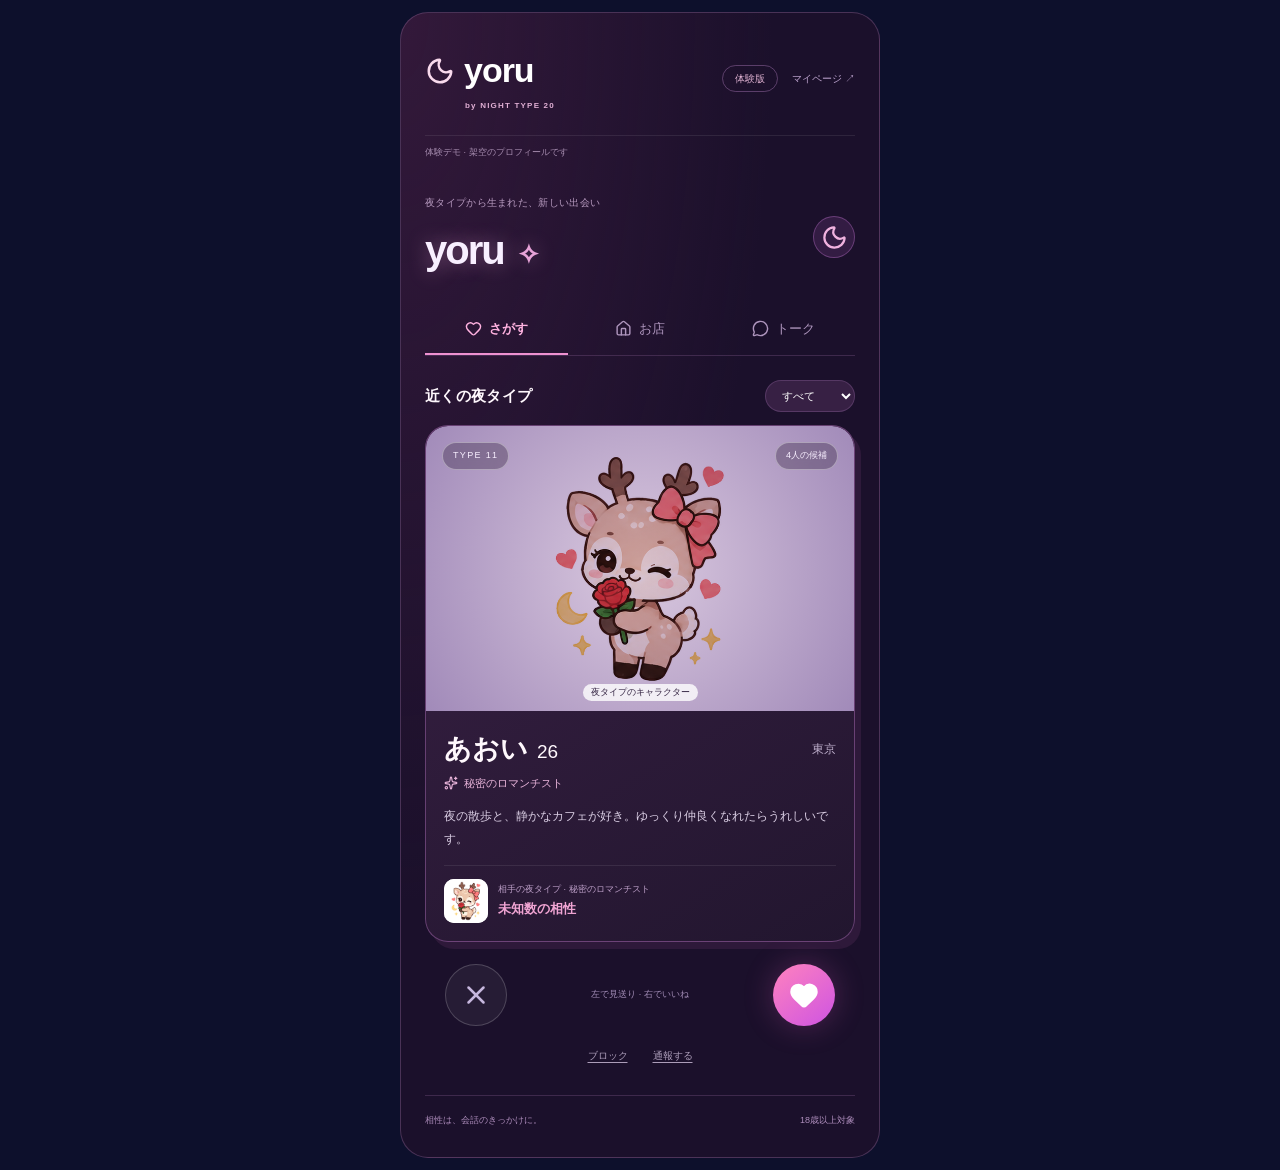
<file: index.html>
<!doctype html>
<html lang="ja">
  <head>
    <meta charset="UTF-8" />
    <meta name="viewport" content="width=device-width, initial-scale=1, viewport-fit=cover" />
    <meta name="robots" content="noindex,nofollow" />
    <meta name="description" content="yoruの操作体験デモ。架空のプロフィールで、さがす・お店・トークを試せます。" />
    <title>yoru 体験デモ</title>
    <link rel="icon" type="image/svg+xml" href="/yoru-demo/icons/yoru-moon.svg?v=20261023" />
    <link rel="icon" href="/yoru-demo/favicon.ico?v=20261023" sizes="16x16 32x32 48x48" />
    <link rel="apple-touch-icon" href="/yoru-demo/icons/yoru-moon-180.png?v=20261023" sizes="180x180" />
    <link rel="manifest" href="/yoru-demo/yoru.webmanifest" />
    <script type="module" crossorigin src="./assets/index-BdtyNXhQ.js"></script>
    <link rel="stylesheet" crossorigin href="./assets/index-BWd2ACoK.css">
  </head>
  <body>
    <div id="root"></div>
  </body>
</html>
</file>
<file: assets/index-BWd2ACoK.css>
.matching-app{--match-pink:#ff65ba;--match-purple:#a88aff;max-width:480px;min-height:100dvh;padding:20px 22px calc(105px + env(safe-area-inset-bottom));color:#f7f1ff;background:radial-gradient(at 80% 10%,#57224a45,#0000 50%),#110e20;margin:auto;font-family:Zen Kaku Gothic New,sans-serif;position:relative}.matching-app button,.matching-app a,.matching-app input,.matching-app textarea,.matching-app select{-webkit-tap-highlight-color:transparent}.matching-app button{cursor:pointer}.matching-app button:disabled{opacity:.45;cursor:wait}.matching-app button:focus-visible,.matching-app a:focus-visible,.matching-app input:focus-visible,.matching-app select:focus-visible,.matching-app textarea:focus-visible{outline-offset:4px;outline:2px solid #8cebdd}.match-header{justify-content:space-between;align-items:center;gap:12px;padding:8px 0 18px;display:flex}.match-brand{letter-spacing:.06em;color:#faf5ff;align-items:center;gap:5px;padding-bottom:12px;font-size:14px;font-weight:900;text-decoration:none;display:flex;position:relative}.match-brand svg,.match-brand strong{color:var(--match-pink)}.match-brand span{letter-spacing:.18em;color:#bcaecf;font-size:8px;position:absolute;bottom:-1px;left:29px}.match-pill{color:#c3b6d5;border:1px solid #ffffff20;border-radius:20px;align-items:center;gap:4px;padding:6px 8px;font-size:9px;display:flex}.match-demo{color:#c4b5d4;border-top:1px solid #ffffff15;border-bottom:1px solid #ffffff15;justify-content:space-between;gap:8px;padding:10px 0;font-size:10px;display:flex}.match-demo button{color:#ffc0e2;text-decoration:underline}.match-notice{color:#ffe2af;white-space:pre-wrap;font-size:12px}.match-notice:not(:empty){padding:14px 0}.matching-app h1{letter-spacing:.02em;margin:9px 0;font-size:30px;font-weight:800;line-height:1.55}.matching-app h1 em{color:#0000;background:linear-gradient(100deg,#ffc5e5,#c4acff);-webkit-background-clip:text;background-clip:text;font-style:normal}.match-eyebrow{letter-spacing:.2em;color:#d49ebf;margin-top:24px;font-size:9px;font-weight:700}.match-muted{color:#b6a9c6;font-size:12px;line-height:1.8}.match-card{-webkit-user-select:none;user-select:none;background:#21182e;border:1px solid #ffffff24;border-radius:25px;margin-top:24px;overflow:hidden;box-shadow:0 18px 50px #0005}.match-card-art{background:radial-gradient(circle at 50% 60%,#d9c4ed,#9e86bc 65%,#685379);justify-content:center;align-items:center;height:260px;display:flex;position:relative}.match-card-art img{object-fit:contain;mix-blend-mode:multiply;width:230px;height:230px}.match-card-label,.match-card-count{z-index:1;-webkit-backdrop-filter:blur(8px);backdrop-filter:blur(8px);background:#20102b50;border:1px solid #ffffff60;border-radius:20px;padding:6px 10px;font-size:9px;position:absolute;top:16px}.match-card-label{letter-spacing:.15em;left:16px}.match-card-count{right:16px}.match-art-caption{color:#342442;background:#fffc;border-radius:10px;padding:2px 8px;font-size:9px;position:absolute;bottom:10px}.match-person{justify-content:space-between;align-items:center;display:flex}.match-person h2{font-size:25px;font-weight:800}.match-person h2 span{margin-left:9px;font-size:19px;font-weight:400}.match-person>span{color:#bdaecb;font-size:12px}.match-type{color:#e4b1ff;align-items:center;gap:6px;margin-top:5px;font-size:11px;display:flex}.match-bio{color:#d9cde3;white-space:pre-wrap;overflow-wrap:anywhere;margin-top:14px;font-size:12px;line-height:1.9}.match-chemistry{color:#ff8fcb;border-top:1px solid #ffffff15;align-items:center;gap:10px;margin-top:17px;padding-top:14px;display:flex}.match-chemistry div{flex-direction:column;gap:3px;display:flex}.match-chemistry span{color:#b4a0c3;font-size:9px}.match-chemistry strong{font-size:13px}.match-decisions{justify-content:space-between;align-items:center;margin:19px 26px 0;display:flex}.match-decisions>span{color:#a38db7;font-size:9px}.match-pass,.match-like{border-radius:50%;place-items:center;width:62px;height:62px;display:grid}.match-pass{color:#c6b7de;background:#261c35;border:1px solid #ffffff30}.match-like{color:#fff;background:linear-gradient(140deg,#ff82be,#ce54e2);box-shadow:0 0 30px #e15ebd44}.match-swipe-label{color:#fff;background:#5a215c99;border:3px solid;padding:5px 14px;font-size:32px;font-weight:900;position:absolute;top:65px;transform:rotate(-14deg)}.match-safety-actions{color:#ac9db9;justify-content:center;gap:25px;margin-top:18px;font-size:10px;display:flex}.match-safety-actions button{text-underline-offset:3px;text-decoration:underline}.match-nav{width:min(100%,480px);padding:13px 20px calc(12px + env(safe-area-inset-bottom));z-index:20;-webkit-backdrop-filter:blur(20px);backdrop-filter:blur(20px);background:#171020ef;border-top:1px solid #ffffff15;justify-content:space-around;display:flex;position:fixed;bottom:0;left:50%;transform:translate(-50%)}.match-nav button{color:#927f9f;flex-direction:column;align-items:center;gap:5px;min-width:75px;font-size:10px;display:flex}.match-nav button[aria-current]{color:#ff8bc9}.match-empty{text-align:center;flex-direction:column;align-items:center;gap:14px;padding:48px 10px;display:flex}.match-empty svg{color:#c787e8}.match-empty h2{font-size:17px}.match-empty p{color:#b6a9c6;font-size:12px}.match-primary{color:#fff;background:linear-gradient(110deg,#e65ba7,#9c62d8);border-radius:14px;justify-content:center;align-items:center;min-height:46px;padding:13px 20px;font-size:13px;font-weight:700;display:inline-flex}.matching-app form{flex-direction:column;gap:19px;margin-top:26px;display:flex}.matching-app label{color:#d7c8e3;flex-direction:column;gap:8px;font-size:12px;display:flex}.matching-app input,.matching-app textarea,.matching-app select{color:#fff;--lightningcss-light: ;--lightningcss-dark:initial;color-scheme:dark;background:#241b32;border:1px solid #ffffff25;border-radius:12px;width:100%;min-width:0;padding:12px;font-size:16px}.matching-app textarea{resize:vertical}.matching-app .match-checkbox{flex-direction:row;align-items:center;gap:10px}.match-checkbox input{accent-color:#e65ba7;width:18px;height:18px}.match-text-link{color:#f5a7d4;font-size:12px}.match-back{color:#ceb4e2;justify-content:center;align-items:center;gap:7px;min-height:34px;margin:20px auto;font-size:12px;display:flex}.match-danger{color:#ff9eac;margin:20px auto;font-size:12px;text-decoration:underline;display:block}.match-conversation{text-align:left;border-bottom:1px solid #ffffff16;align-items:center;gap:14px;width:100%;padding:16px 0;display:flex}.match-conversation img{object-fit:contain;background:#dbc6e8;border-radius:20px;width:65px;height:65px}.match-conversation div{flex-direction:column;flex:1;gap:6px;display:flex}.match-conversation strong{font-size:16px}.match-conversation small{color:#ab93bc;font-size:13px}.match-conversation span{color:#c195d6;font-size:10px}.match-conversation svg{color:#e890c3}.match-safety{color:#b9a8cc;background:#ffffff08;border-radius:12px;align-items:center;gap:8px;margin-top:20px;padding:12px;font-size:10px;display:flex}.match-thread{flex-direction:column;align-items:flex-start;gap:12px;min-height:200px;max-height:48dvh;padding:20px 0;display:flex;overflow-y:auto}.match-bubble{overflow-wrap:anywhere;white-space:pre-wrap;background:#332341;border-radius:15px 15px 15px 3px;max-width:85%;padding:10px 14px;font-size:13px}.match-bubble.own{background:#743562;border-radius:15px 15px 3px;align-self:flex-end}.match-bubble time{text-align:right;color:#d6bfdc;margin-top:4px;font-size:9px;display:block}.matching-app .match-compose{flex-direction:row;gap:10px}.match-compose input{flex:1}.match-modal{-webkit-backdrop-filter:blur(15px);backdrop-filter:blur(15px);z-index:40;background:#100a1bef;place-items:center;padding:25px;display:grid;position:fixed;inset:0}.match-modal>div{text-align:center;flex-direction:column;align-items:center;gap:16px;max-width:350px;display:flex}.match-modal svg{color:#ff9ed4}.match-modal h2{font-size:27px;font-weight:800;line-height:1.6}.match-modal img{object-fit:contain;background:#d8c1e9;border-radius:50%;width:150px;height:150px}.match-modal p{font-size:13px}.match-modal .match-primary{width:100%}.match-modal .match-back{margin:0}@media (width>=700px){.matching-app{border-left:1px solid #ffffff15;border-right:1px solid #ffffff15}.match-card-art{height:280px}}@media (prefers-reduced-motion:reduce){.matching-app *{scroll-behavior:auto;transition:none;animation:none}}.matching-app{padding-top:calc(16px + env(safe-area-inset-top))}@media (height<=850px){.match-discover h1{font-size:24px;line-height:1.4}.match-discover .match-eyebrow,.match-card{margin-top:16px}.match-card-art{height:170px}.match-card-art img{width:160px;height:160px}.match-card-copy{padding:13px 17px}.match-bio{margin-top:8px;font-size:11px;line-height:1.7}.match-chemistry{margin-top:10px;padding-top:10px}.match-decisions,.match-safety-actions{margin-top:12px}}.matching-app{max-width:480px;padding:24px 24px calc(30px + env(safe-area-inset-bottom));color:#f8efff;background:radial-gradient(at 0 0,#51244d70,#0000 55%),#1b102b;border:1px solid #78548280;border-radius:28px;margin:12px auto}.matching-app h1,.matching-app h2,.matching-app h3{text-shadow:none}.match-header{gap:8px;padding-bottom:24px}.match-brand{letter-spacing:-.03em;gap:9px;padding-bottom:15px;font-size:34px}.match-brand strong{color:#fff}.match-brand span{color:#e0afd4;letter-spacing:.15em;font-size:9px;left:40px}.match-brand svg{color:#f9daed}.yoru-header-actions{align-items:center;gap:14px;display:flex}.yoru-header-actions>button{color:#bda3ce;white-space:nowrap;font-size:10px}.match-pill{color:#dcafcf;border-color:#9a6ca880;padding:5px 12px;font-size:10px}.match-demo{color:#a68caf;border-bottom:0;font-size:9px}.match-demo button{color:#dcb5d5}.yoru-hero{justify-content:space-between;align-items:center;padding:25px 0 6px;display:flex}.yoru-hero>div>p:first-child{color:#b79abf;letter-spacing:.03em;font-size:10px}.yoru-wordmark{letter-spacing:-.05em;text-shadow:0 0 20px #e9a1d56b;margin-top:10px;font-size:40px;font-weight:800}.yoru-wordmark span{color:#e7a3d8;margin-left:4px;font-size:27px}.yoru-moon{color:#f0b2df;background:#6b367b50;border:1px solid #a263b080;border-radius:50%;place-items:center;width:42px;height:42px;display:grid}.match-nav{-webkit-backdrop-filter:none;backdrop-filter:none;z-index:auto;background:0 0;border:0;border-bottom:1px solid #78548260;justify-content:space-between;width:100%;margin:18px 0 24px;padding:0;display:flex;position:static;transform:none}.match-nav button{color:#ae95bd;border-bottom:2px solid #0000;flex-direction:row;flex:1;justify-content:center;gap:7px;padding:15px 0;font-size:13px}.match-nav button[aria-current]{color:#ffb2e0;border-bottom-color:#ee91d1;font-weight:700}.match-nav button span{font-size:13px}.yoru-discover-heading{justify-content:space-between;align-items:center;gap:12px;margin-bottom:13px;display:flex}.yoru-discover-heading h1{margin:0;font-size:15px;line-height:1.5}.matching-app .yoru-city-filter select{background:#372044;border-color:#8b609860;border-radius:24px;min-width:90px;padding:8px 12px;font-size:11px}.match-card{background:linear-gradient(150deg,#392044,#22162f);border:1px solid #8d5898a0;border-radius:23px;margin-top:0;box-shadow:6px 7px #78407235}.match-card-art{background:radial-gradient(circle,#dac9df,#a18ab9);border-radius:22px 22px 0 0;height:285px}.match-card-art img{width:260px;height:260px}.match-card-copy{padding:18px}.match-person h2{font-size:27px}.match-type{color:#e6b2d8}.match-chemistry{gap:10px;margin-top:14px;padding:13px 0 0}.match-chemistry>img{object-fit:contain;background:#fff;border-radius:10px;width:44px;height:44px}.match-chemistry span{color:#bea0c9}.match-chemistry strong{color:#f0a4d3}.match-decisions{margin:22px 20px}.match-pass,.match-like{width:62px;height:62px}.matching-app .match-primary{background:linear-gradient(110deg,#8e22c0,#d72f9d,#ed5ba3);border:1px solid #f5ade5a0;border-radius:30px;gap:10px;min-height:48px;box-shadow:0 0 20px #df58ba35}.yoru-outline-button{color:#e6c4e5;background:#512c65a0;border:1px solid #aa6eb380;border-radius:28px;justify-content:center;align-items:center;width:100%;margin:18px 0;padding:14px;font-size:12px;display:flex}.yoru-venue h1,.match-list h1{margin:24px 0 15px;font-size:23px;line-height:1.5}.yoru-venue>.match-muted{font-size:13px;line-height:1.9}.yoru-venue-card{text-align:center;background:radial-gradient(at 40% 30%,#63377550,#0000),#2b1a3c;border:1px solid #9663a180;border-radius:28px;flex-direction:column;align-items:center;gap:18px;margin-top:24px;padding:28px 20px;display:flex}.yoru-venue-card .match-eyebrow{color:#e49ccf;letter-spacing:.18em;margin:0;font-size:10px}.yoru-venue-card>svg{color:#f0b7df;margin:4px 0}.yoru-venue-card h2{letter-spacing:.02em;font-size:26px;font-weight:700}.yoru-venue-card .match-primary{width:100%;font-size:12px}.yoru-steps{color:#ac94b7;flex-direction:column;gap:16px;margin:24px 0;padding:0;font-size:12px;list-style:none;display:flex}.yoru-steps b{color:#caa9d3;margin-right:12px;font-weight:400}.yoru-status{color:#d0b8da;background:#51415c;border:1px solid #a486af50;border-radius:28px;padding:9px 14px;font-size:12px;display:inline-flex}.yoru-status.active{color:#a5ded1;background:#154f48ad;border-color:#52a89570}.yoru-venue-card .yoru-countdown{letter-spacing:.05em;color:#efa4d6;font-variant-numeric:tabular-nums;font-size:44px;line-height:1.1}.yoru-venue-card>p:last-child{font-size:13px}.yoru-participants-title{margin:30px 0 5px;font-size:14px;font-weight:700}.yoru-participants-title span{color:#b8a0c4}.yoru-management{border:1px solid #78548260;border-radius:16px;padding:12px}.yoru-modal-backdrop{-webkit-backdrop-filter:blur(12px);backdrop-filter:blur(12px);z-index:100;background:#130a21c9;justify-content:center;align-items:center;padding:18px;display:flex;position:fixed;inset:0}.yoru-dialog{color:#fbf3ff;text-align:center;background:#281537;border:1px solid #a875b8;border-radius:30px;flex-direction:column;align-items:center;gap:22px;width:100%;max-width:440px;max-height:calc(100dvh - 36px);padding:35px 25px;display:flex;position:relative;overflow:auto;box-shadow:0 0 45px #4f285f40}.yoru-dialog h2{font-size:24px;font-weight:700;line-height:1.7}.yoru-dialog>svg{color:#e5a2d6}.yoru-dialog>.match-eyebrow{letter-spacing:.2em;margin:7px 0;font-size:10px}.yoru-dialog-close{color:#b694c6;position:absolute;top:15px;right:15px}.yoru-dialog .match-primary{width:100%;font-size:12px}.yoru-dialog .match-checkbox{text-align:left;gap:12px;font-size:11px;line-height:1.9}.yoru-document{text-align:left;color:#e3b1d6;background:#43265075;border:1px solid #875d9770;border-radius:20px;align-items:center;gap:15px;width:100%;padding:18px;display:flex}.yoru-document>span{flex:1;font-size:14px;font-weight:700}.yoru-document small{color:#b497be;margin-top:5px;font-size:11px;font-weight:400;display:block}.yoru-warning{color:#f0c6a9;background:#a8602630;border-radius:12px;padding:13px;font-size:12px;line-height:1.9}.yoru-chat-pass{color:#e1b4d6;border:1px solid #976ca160;border-radius:15px;padding:15px;font-size:12px;line-height:1.9}.yoru-chat-pass button{margin-bottom:0}.yoru-footer{color:#ad8cbb;border-top:1px solid #78548260;justify-content:space-between;gap:8px;margin-top:32px;padding-top:18px;font-size:9px;display:flex}.match-brand{flex-shrink:0;min-width:125px}.match-brand span{white-space:nowrap;font-size:8px}@media (width<=370px){.matching-app{border-radius:22px;margin:6px;padding-left:16px;padding-right:16px}.match-brand{font-size:30px}.yoru-header-actions{gap:6px}.match-card-art{height:240px}.match-card-art img{width:220px;height:220px}}@layer properties{@supports (((-webkit-hyphens:none)) and (not (margin-trim:inline))) or ((-moz-orient:inline) and (not (color:rgb(from red r g b)))){*,:before,:after,::backdrop{--tw-translate-x:0;--tw-translate-y:0;--tw-translate-z:0;--tw-rotate-x:initial;--tw-rotate-y:initial;--tw-rotate-z:initial;--tw-skew-x:initial;--tw-skew-y:initial;--tw-space-y-reverse:0;--tw-space-x-reverse:0;--tw-border-style:solid;--tw-gradient-position:initial;--tw-gradient-from:#0000;--tw-gradient-via:#0000;--tw-gradient-to:#0000;--tw-gradient-stops:initial;--tw-gradient-via-stops:initial;--tw-gradient-from-position:0%;--tw-gradient-via-position:50%;--tw-gradient-to-position:100%;--tw-leading:initial;--tw-font-weight:initial;--tw-tracking:initial;--tw-ordinal:initial;--tw-slashed-zero:initial;--tw-numeric-figure:initial;--tw-numeric-spacing:initial;--tw-numeric-fraction:initial;--tw-shadow:0 0 #0000;--tw-shadow-color:initial;--tw-shadow-alpha:100%;--tw-inset-shadow:0 0 #0000;--tw-inset-shadow-color:initial;--tw-inset-shadow-alpha:100%;--tw-ring-color:initial;--tw-ring-shadow:0 0 #0000;--tw-inset-ring-color:initial;--tw-inset-ring-shadow:0 0 #0000;--tw-ring-inset:initial;--tw-ring-offset-width:0px;--tw-ring-offset-color:#fff;--tw-ring-offset-shadow:0 0 #0000;--tw-outline-style:solid;--tw-blur:initial;--tw-brightness:initial;--tw-contrast:initial;--tw-grayscale:initial;--tw-hue-rotate:initial;--tw-invert:initial;--tw-opacity:initial;--tw-saturate:initial;--tw-sepia:initial;--tw-drop-shadow:initial;--tw-drop-shadow-color:initial;--tw-drop-shadow-alpha:100%;--tw-drop-shadow-size:initial;--tw-backdrop-blur:initial;--tw-backdrop-brightness:initial;--tw-backdrop-contrast:initial;--tw-backdrop-grayscale:initial;--tw-backdrop-hue-rotate:initial;--tw-backdrop-invert:initial;--tw-backdrop-opacity:initial;--tw-backdrop-saturate:initial;--tw-backdrop-sepia:initial;--tw-duration:initial;--tw-ease:initial;--tw-content:"";--tw-scale-x:1;--tw-scale-y:1;--tw-scale-z:1;--tw-animation-delay:0s;--tw-animation-direction:normal;--tw-animation-duration:initial;--tw-animation-fill-mode:none;--tw-animation-iteration-count:1;--tw-enter-blur:0;--tw-enter-opacity:1;--tw-enter-rotate:0;--tw-enter-scale:1;--tw-enter-translate-x:0;--tw-enter-translate-y:0;--tw-exit-blur:0;--tw-exit-opacity:1;--tw-exit-rotate:0;--tw-exit-scale:1;--tw-exit-translate-x:0;--tw-exit-translate-y:0}}}@layer theme{:root,:host{--font-sans:-apple-system, BlinkMacSystemFont, "Segoe UI", Roboto, "Helvetica Neue", "Noto Sans", Arial, sans-serif, "Apple Color Emoji", "Segoe UI Emoji", "Segoe UI Symbol", "Noto Color Emoji";--font-mono:ui-monospace, SFMono-Regular, Menlo, Monaco, Consolas, "Liberation Mono", "Courier New", monospace;--color-purple-300:oklch(82.7% .119 306.383);--color-purple-500:oklch(62.7% .265 303.9);--color-fuchsia-200:oklch(90.3% .076 319.62);--color-fuchsia-300:oklch(83.3% .145 321.434);--color-fuchsia-500:oklch(66.7% .295 322.15);--color-pink-300:oklch(82.3% .12 346.018);--color-black:#000;--color-white:#fff;--spacing:.25rem;--container-sm:24rem;--container-md:28rem;--container-lg:32rem;--container-7xl:80rem;--text-xs:.75rem;--text-xs--line-height:calc(1 / .75);--text-sm:.875rem;--text-sm--line-height:calc(1.25 / .875);--text-base:1rem;--text-base--line-height:calc(1.5 / 1);--text-lg:1.125rem;--text-lg--line-height:calc(1.75 / 1.125);--text-xl:1.25rem;--text-xl--line-height:calc(1.75 / 1.25);--text-2xl:1.5rem;--text-2xl--line-height:calc(2 / 1.5);--text-3xl:1.875rem;--text-3xl--line-height:calc(2.25 / 1.875);--text-4xl:2.25rem;--text-4xl--line-height:calc(2.5 / 2.25);--text-5xl:3rem;--text-5xl--line-height:1;--text-7xl:4.5rem;--text-7xl--line-height:1;--font-weight-normal:400;--font-weight-medium:500;--font-weight-semibold:600;--font-weight-bold:700;--font-weight-black:900;--tracking-tight:-.025em;--tracking-wide:.025em;--tracking-wider:.05em;--tracking-widest:.1em;--leading-tight:1.25;--leading-relaxed:1.625;--leading-loose:2;--radius-2xl:calc(var(--radius) + 8px);--ease-in-out:cubic-bezier(.4, 0, .2, 1);--animate-pulse:pulse 2s cubic-bezier(.4, 0, .6, 1) infinite;--blur-xl:24px;--blur-3xl:64px;--aspect-video:16 / 9;--default-transition-duration:.15s;--default-transition-timing-function:cubic-bezier(.4, 0, .2, 1);--default-font-family:var(--font-sans);--default-mono-font-family:var(--font-mono);--color-background:var(--background);--color-foreground:var(--foreground);--color-card:var(--card);--color-muted-foreground:var(--muted-foreground);--color-border:var(--border);--color-night:var(--night);--font-display:"Zen Maru Gothic", "Hiragino Maru Gothic ProN", sans-serif;--font-body:"Zen Kaku Gothic New", "Hiragino Kaku Gothic ProN", sans-serif}}@layer base{*,:after,:before,::backdrop{box-sizing:border-box;border:0 solid;margin:0;padding:0}::file-selector-button{box-sizing:border-box;border:0 solid;margin:0;padding:0}html,:host{-webkit-text-size-adjust:100%;tab-size:4;line-height:1.5;font-family:var(--default-font-family,-apple-system, BlinkMacSystemFont, "Segoe UI", Roboto, "Helvetica Neue", "Noto Sans", Arial, sans-serif, "Apple Color Emoji", "Segoe UI Emoji", "Segoe UI Symbol", "Noto Color Emoji");font-feature-settings:var(--default-font-feature-settings,normal);font-variation-settings:var(--default-font-variation-settings,normal);-webkit-tap-highlight-color:transparent}hr{height:0;color:inherit;border-top-width:1px}abbr:where([title]){-webkit-text-decoration:underline dotted;text-decoration:underline dotted}h1,h2,h3,h4,h5,h6{font-size:inherit;font-weight:inherit}a{color:inherit;-webkit-text-decoration:inherit;-webkit-text-decoration:inherit;-webkit-text-decoration:inherit;-webkit-text-decoration:inherit;text-decoration:inherit}b,strong{font-weight:bolder}code,kbd,samp,pre{font-family:var(--default-mono-font-family,ui-monospace, SFMono-Regular, Menlo, Monaco, Consolas, "Liberation Mono", "Courier New", monospace);font-feature-settings:var(--default-mono-font-feature-settings,normal);font-variation-settings:var(--default-mono-font-variation-settings,normal);font-size:1em}small{font-size:80%}sub,sup{vertical-align:baseline;font-size:75%;line-height:0;position:relative}sub{bottom:-.25em}sup{top:-.5em}table{text-indent:0;border-color:inherit;border-collapse:collapse}:-moz-focusring:where(:not(iframe)){outline:auto}progress{vertical-align:baseline}summary{display:list-item}ol,ul,menu{list-style:none}img,svg,video,canvas,audio,iframe,embed,object{vertical-align:middle;display:block}img,video{max-width:100%;height:auto}button,input,select,optgroup,textarea{font:inherit;font-feature-settings:inherit;font-variation-settings:inherit;letter-spacing:inherit;color:inherit;opacity:1;background-color:#0000;border-radius:0}::file-selector-button{font:inherit;font-feature-settings:inherit;font-variation-settings:inherit;letter-spacing:inherit;color:inherit;opacity:1;background-color:#0000;border-radius:0}:where(select:is([multiple],[size])) optgroup{font-weight:bolder}:where(select:is([multiple],[size])) optgroup option{padding-inline-start:20px}::file-selector-button{margin-inline-end:4px}::placeholder{opacity:1}@supports (not ((-webkit-appearance:-apple-pay-button))) or (contain-intrinsic-size:1px){::placeholder{color:currentColor}@supports (color:color-mix(in lab, red, red)){::placeholder{color:color-mix(in oklab, currentcolor 50%, transparent)}}}textarea{resize:vertical}::-webkit-search-decoration{-webkit-appearance:none}::-webkit-date-and-time-value{min-height:1lh;text-align:inherit}::-webkit-datetime-edit{display:inline-flex}::-webkit-datetime-edit-fields-wrapper{padding:0}::-webkit-datetime-edit{padding-block:0}::-webkit-datetime-edit-year-field{padding-block:0}::-webkit-datetime-edit-month-field{padding-block:0}::-webkit-datetime-edit-day-field{padding-block:0}::-webkit-datetime-edit-hour-field{padding-block:0}::-webkit-datetime-edit-minute-field{padding-block:0}::-webkit-datetime-edit-second-field{padding-block:0}::-webkit-datetime-edit-millisecond-field{padding-block:0}::-webkit-datetime-edit-meridiem-field{padding-block:0}::-webkit-calendar-picker-indicator{line-height:1}:-moz-ui-invalid{box-shadow:none}button,input:where([type=button],[type=reset],[type=submit]){appearance:button}::file-selector-button{appearance:button}::-webkit-inner-spin-button{height:auto}::-webkit-outer-spin-button{height:auto}[hidden]:where(:not([hidden=until-found])){display:none!important}*{border-color:var(--color-border)}html{-webkit-text-size-adjust:100%}body{background-color:var(--color-background);color:var(--color-foreground);font-family:var(--font-body);background-image:radial-gradient(80% 50% at 50% -10%,oklch(93% .03 285/.7),#0000),radial-gradient(60% 40% at 90% 110%,oklch(93% .03 195/.5),#0000);background-attachment:fixed;min-height:100dvh}}@layer components;@layer utilities{.neon-title-glow{z-index:-1;pointer-events:none;filter:blur(8px);background:radial-gradient(50% 45% at 50% 45%,oklch(62% .26 350/.45),#0000 70%),radial-gradient(70% 60%,oklch(50% .2 310/.3),#0000 75%);width:340px;height:230px;position:absolute;top:0;left:50%;transform:translate(-50%)}.neon-heart{filter:drop-shadow(0 0 2px oklch(95% .08 350/.95))drop-shadow(0 0 6px oklch(70% .27 350/.95))drop-shadow(0 0 16px oklch(62% .27 340/.7));pointer-events:none;animation:4.5s ease-in-out infinite heart-pulse;position:absolute}.pointer-events-none{pointer-events:none}.invisible{visibility:hidden}.sr-only{clip-path:inset(50%);white-space:nowrap;border-width:0;width:1px;height:1px;margin:-1px;padding:0;position:absolute;overflow:hidden}.absolute{position:absolute}.fixed{position:fixed}.relative{position:relative}.sticky{position:sticky}.inset-0{inset:0}.inset-2{inset:calc(var(--spacing) * 2)}.inset-x-0{inset-inline:0}.inset-y-0{inset-block:0}.-top-12{top:calc(var(--spacing) * -12)}.top-0{top:0}.top-1\.5{top:calc(var(--spacing) * 1.5)}.top-1\/2{top:50%}.top-2{top:calc(var(--spacing) * 2)}.top-3{top:calc(var(--spacing) * 3)}.top-3\.5{top:calc(var(--spacing) * 3.5)}.top-4{top:calc(var(--spacing) * 4)}.top-\[1px\]{top:1px}.top-\[12px\]{top:12px}.top-\[50\%\]{top:50%}.top-\[58px\]{top:58px}.top-\[60\%\]{top:60%}.top-\[78px\]{top:78px}.top-\[108px\]{top:108px}.top-\[150px\]{top:150px}.top-full{top:100%}.-right-12{right:calc(var(--spacing) * -12)}.right-0{right:0}.right-1{right:var(--spacing)}.right-2{right:calc(var(--spacing) * 2)}.right-3{right:calc(var(--spacing) * 3)}.right-4{right:calc(var(--spacing) * 4)}.right-\[4\%\]{right:4%}.right-\[10\%\]{right:10%}.-bottom-12{bottom:calc(var(--spacing) * -12)}.bottom-0{bottom:0}.bottom-3{bottom:calc(var(--spacing) * 3)}.bottom-8{bottom:calc(var(--spacing) * 8)}.-left-12{left:calc(var(--spacing) * -12)}.left-0{left:0}.left-1\/2{left:50%}.left-2{left:calc(var(--spacing) * 2)}.left-\[3\%\]{left:3%}.left-\[6\%\]{left:6%}.left-\[50\%\]{left:50%}.isolate{isolation:isolate}.z-10{z-index:10}.z-20{z-index:20}.z-50{z-index:50}.z-\[1\]{z-index:1}.col-span-2{grid-column:span 2/span 2}.-mx-1{margin-inline:calc(var(--spacing) * -1)}.mx-2{margin-inline:calc(var(--spacing) * 2)}.mx-3\.5{margin-inline:calc(var(--spacing) * 3.5)}.mx-auto{margin-inline:auto}.my-0\.5{margin-block:calc(var(--spacing) * .5)}.my-1{margin-block:var(--spacing)}.my-2{margin-block:calc(var(--spacing) * 2)}.my-4{margin-block:calc(var(--spacing) * 4)}.my-6{margin-block:calc(var(--spacing) * 6)}.my-8{margin-block:calc(var(--spacing) * 8)}.-mt-4{margin-top:calc(var(--spacing) * -4)}.mt-0\.5{margin-top:calc(var(--spacing) * .5)}.mt-1{margin-top:var(--spacing)}.mt-1\.5{margin-top:calc(var(--spacing) * 1.5)}.mt-2{margin-top:calc(var(--spacing) * 2)}.mt-3{margin-top:calc(var(--spacing) * 3)}.mt-4{margin-top:calc(var(--spacing) * 4)}.mt-5{margin-top:calc(var(--spacing) * 5)}.mt-6{margin-top:calc(var(--spacing) * 6)}.mt-7{margin-top:calc(var(--spacing) * 7)}.mt-8{margin-top:calc(var(--spacing) * 8)}.mt-10{margin-top:calc(var(--spacing) * 10)}.mt-12{margin-top:calc(var(--spacing) * 12)}.mt-24{margin-top:calc(var(--spacing) * 24)}.mt-auto{margin-top:auto}.mr-1{margin-right:var(--spacing)}.mr-2{margin-right:calc(var(--spacing) * 2)}.mb-1{margin-bottom:var(--spacing)}.mb-2{margin-bottom:calc(var(--spacing) * 2)}.mb-3{margin-bottom:calc(var(--spacing) * 3)}.mb-4{margin-bottom:calc(var(--spacing) * 4)}.mb-5{margin-bottom:calc(var(--spacing) * 5)}.mb-6{margin-bottom:calc(var(--spacing) * 6)}.moon-mark{background:var(--color-night);width:.85em;height:.85em;box-shadow:inset .28em 0 0 var(--color-background);vertical-align:-.04em;border-radius:9999px;margin-left:.25em;display:inline-block}.-ml-4{margin-left:calc(var(--spacing) * -4)}.ml-1{margin-left:var(--spacing)}.ml-auto{margin-left:auto}.btn-neon-night{color:oklch(99.5% .005 350);text-shadow:0 0 8px oklch(100% 0 0/.55);background:linear-gradient(120deg,oklch(50% .22 300),oklch(62% .26 340) 55%,oklch(70% .25 355));border:1.5px solid oklch(92% .1 350/.85);border-radius:9999px;justify-content:center;align-items:center;gap:.5rem;padding:1rem 2rem;font-weight:700;transition:transform .15s;display:inline-flex;box-shadow:0 0 6px oklch(85% .18 350/.9),0 0 18px oklch(68% .27 350/.85),0 0 40px oklch(62% .27 340/.6),0 0 70px oklch(55% .22 315/.4),inset 0 0 14px oklch(100% 0 0/.3)}.btn-neon-night:active{transform:scale(.97)}.btn-primary-night{background:linear-gradient(135deg, var(--primary), oklch(45% .1 290));color:var(--primary-foreground);border-radius:9999px;justify-content:center;align-items:center;gap:.5rem;padding:1rem 2rem;font-weight:700;transition:transform .15s,box-shadow .15s;display:inline-flex;box-shadow:0 10px 25px -8px oklch(38% .09 275/.45)}.btn-primary-night:active{transform:scale(.97)}.btn-ghost-night{border:1.5px solid var(--color-border);background:var(--color-card);color:var(--color-muted-foreground);border-radius:9999px;justify-content:center;align-items:center;gap:.5rem;padding:.75rem 1.5rem;font-weight:600;transition:transform .15s;display:inline-flex}.btn-ghost-night:active{transform:scale(.97)}.block{display:block}.contents{display:contents}.flex{display:flex}.grid{display:grid}.hidden{display:none}.inline-block{display:inline-block}.inline-flex{display:inline-flex}.table{display:table}.aspect-square{aspect-ratio:1}.aspect-video{aspect-ratio:var(--aspect-video)}.size-\(--cell-size\){width:var(--cell-size);height:var(--cell-size)}.size-4{width:calc(var(--spacing) * 4);height:calc(var(--spacing) * 4)}.h-\(--cell-size\){height:var(--cell-size)}.h-1\.5{height:calc(var(--spacing) * 1.5)}.h-2{height:calc(var(--spacing) * 2)}.h-2\.5{height:calc(var(--spacing) * 2.5)}.h-3{height:calc(var(--spacing) * 3)}.h-3\.5{height:calc(var(--spacing) * 3.5)}.h-4{height:calc(var(--spacing) * 4)}.h-5{height:calc(var(--spacing) * 5)}.h-7{height:calc(var(--spacing) * 7)}.h-8{height:calc(var(--spacing) * 8)}.h-9{height:calc(var(--spacing) * 9)}.h-10{height:calc(var(--spacing) * 10)}.h-12{height:calc(var(--spacing) * 12)}.h-14{height:calc(var(--spacing) * 14)}.h-16{height:calc(var(--spacing) * 16)}.h-20{height:calc(var(--spacing) * 20)}.h-24{height:calc(var(--spacing) * 24)}.h-36{height:calc(var(--spacing) * 36)}.h-40{height:calc(var(--spacing) * 40)}.h-\[1px\]{height:1px}.h-\[var\(--radix-navigation-menu-viewport-height\)\]{height:var(--radix-navigation-menu-viewport-height)}.h-\[var\(--radix-select-trigger-height\)\]{height:var(--radix-select-trigger-height)}.h-auto{height:auto}.h-full{height:100%}.h-px{height:1px}.h-svh{height:100svh}.max-h-\(--radix-context-menu-content-available-height\){max-height:var(--radix-context-menu-content-available-height)}.max-h-\(--radix-select-content-available-height\){max-height:var(--radix-select-content-available-height)}.max-h-\[300px\]{max-height:300px}.max-h-\[calc\(100dvh-1rem\)\]{max-height:calc(100dvh - 1rem)}.max-h-\[var\(--radix-dropdown-menu-content-available-height\)\]{max-height:var(--radix-dropdown-menu-content-available-height)}.min-h-0{min-height:0}.min-h-11{min-height:calc(var(--spacing) * 11)}.min-h-28{min-height:calc(var(--spacing) * 28)}.min-h-\[5rem\]{min-height:5rem}.min-h-\[60px\]{min-height:60px}.min-h-\[260px\]{min-height:260px}.min-h-dvh{min-height:100dvh}.min-h-screen{min-height:100vh}.min-h-svh{min-height:100svh}.w-\(--cell-size\){width:var(--cell-size)}.w-\(--sidebar-width\){width:var(--sidebar-width)}.w-0{width:0}.w-1{width:var(--spacing)}.w-2{width:calc(var(--spacing) * 2)}.w-2\.5{width:calc(var(--spacing) * 2.5)}.w-2\/3{width:66.6667%}.w-3{width:calc(var(--spacing) * 3)}.w-3\.5{width:calc(var(--spacing) * 3.5)}.w-3\/4{width:75%}.w-4{width:calc(var(--spacing) * 4)}.w-5{width:calc(var(--spacing) * 5)}.w-7{width:calc(var(--spacing) * 7)}.w-8{width:calc(var(--spacing) * 8)}.w-9{width:calc(var(--spacing) * 9)}.w-10{width:calc(var(--spacing) * 10)}.w-12{width:calc(var(--spacing) * 12)}.w-14{width:calc(var(--spacing) * 14)}.w-16{width:calc(var(--spacing) * 16)}.w-20{width:calc(var(--spacing) * 20)}.w-24{width:calc(var(--spacing) * 24)}.w-36{width:calc(var(--spacing) * 36)}.w-40{width:calc(var(--spacing) * 40)}.w-60{width:calc(var(--spacing) * 60)}.w-64{width:calc(var(--spacing) * 64)}.w-72{width:calc(var(--spacing) * 72)}.w-\[1px\]{width:1px}.w-\[100px\]{width:100px}.w-\[320px\]{width:320px}.w-auto{width:auto}.w-fit{width:fit-content}.w-full{width:100%}.w-max{width:max-content}.w-px{width:1px}.max-w-\(--skeleton-width\){max-width:var(--skeleton-width)}.max-w-7xl{max-width:var(--container-7xl)}.max-w-\[340px\]{max-width:340px}.max-w-lg{max-width:var(--container-lg)}.max-w-max{max-width:max-content}.max-w-md{max-width:var(--container-md)}.min-w-\(--cell-size\){min-width:var(--cell-size)}.min-w-0{min-width:0}.min-w-5{min-width:calc(var(--spacing) * 5)}.min-w-8{min-width:calc(var(--spacing) * 8)}.min-w-9{min-width:calc(var(--spacing) * 9)}.min-w-10{min-width:calc(var(--spacing) * 10)}.min-w-\[8rem\]{min-width:8rem}.min-w-\[12rem\]{min-width:12rem}.min-w-\[var\(--radix-select-trigger-width\)\]{min-width:var(--radix-select-trigger-width)}.flex-1{flex:1}.shrink-0{flex-shrink:0}.grow{flex-grow:1}.grow-0{flex-grow:0}.basis-full{flex-basis:100%}.caption-bottom{caption-side:bottom}.border-collapse{border-collapse:collapse}.origin-\(--radix-context-menu-content-transform-origin\){transform-origin:var(--radix-context-menu-content-transform-origin)}.origin-\(--radix-dropdown-menu-content-transform-origin\){transform-origin:var(--radix-dropdown-menu-content-transform-origin)}.origin-\(--radix-hover-card-content-transform-origin\){transform-origin:var(--radix-hover-card-content-transform-origin)}.origin-\(--radix-menubar-content-transform-origin\){transform-origin:var(--radix-menubar-content-transform-origin)}.origin-\(--radix-popover-content-transform-origin\){transform-origin:var(--radix-popover-content-transform-origin)}.origin-\(--radix-select-content-transform-origin\){transform-origin:var(--radix-select-content-transform-origin)}.origin-\(--radix-tooltip-content-transform-origin\){transform-origin:var(--radix-tooltip-content-transform-origin)}.-translate-x-1\/2{--tw-translate-x:calc(calc(1 / 2 * 100%) * -1);translate:var(--tw-translate-x) var(--tw-translate-y)}.-translate-x-px{--tw-translate-x:-1px;translate:var(--tw-translate-x) var(--tw-translate-y)}.translate-x-\[-50\%\]{--tw-translate-x:-50%;translate:var(--tw-translate-x) var(--tw-translate-y)}.translate-x-px{--tw-translate-x:1px;translate:var(--tw-translate-x) var(--tw-translate-y)}.-translate-y-1\/2{--tw-translate-y:calc(calc(1 / 2 * 100%) * -1);translate:var(--tw-translate-x) var(--tw-translate-y)}.translate-y-\[-50\%\]{--tw-translate-y:-50%;translate:var(--tw-translate-x) var(--tw-translate-y)}.rotate-45{rotate:45deg}.rotate-90{rotate:90deg}.transform{transform:var(--tw-rotate-x,) var(--tw-rotate-y,) var(--tw-rotate-z,) var(--tw-skew-x,) var(--tw-skew-y,)}.animate-caret-blink{animation:1.25s ease-out infinite caret-blink}.animate-in{animation:enter var(--tw-animation-duration,var(--tw-duration,.15s))var(--tw-ease,ease)var(--tw-animation-delay,0s)var(--tw-animation-iteration-count,1)var(--tw-animation-direction,normal)var(--tw-animation-fill-mode,none)}.animate-pulse{animation:var(--animate-pulse)}.deep-intro{animation:.7s both deep-intro}.fade-up{animation:.45s both fade-up}.cursor-default{cursor:default}.cursor-pointer{cursor:pointer}.touch-none{touch-action:none}.scroll-mt-36{scroll-margin-top:calc(var(--spacing) * 36)}.list-disc{list-style-type:disc}.list-none{list-style-type:none}.grid-cols-1{grid-template-columns:repeat(1,minmax(0,1fr))}.grid-cols-2{grid-template-columns:repeat(2,minmax(0,1fr))}.grid-cols-3{grid-template-columns:repeat(3,minmax(0,1fr))}.grid-cols-4{grid-template-columns:repeat(4,minmax(0,1fr))}.grid-cols-\[1\.5rem_1fr_auto\]{grid-template-columns:1.5rem 1fr auto}.grid-cols-\[1fr_auto_1fr\]{grid-template-columns:1fr auto 1fr}.grid-cols-\[1fr_auto_1fr_auto_1fr\]{grid-template-columns:1fr auto 1fr auto 1fr}.grid-cols-\[2\.7rem_1fr\]{grid-template-columns:2.7rem 1fr}.grid-cols-\[2rem_1fr_auto\]{grid-template-columns:2rem 1fr auto}.flex-col{flex-direction:column}.flex-col-reverse{flex-direction:column-reverse}.flex-row{flex-direction:row}.flex-wrap{flex-wrap:wrap}.place-content-center{place-content:center}.items-baseline{align-items:baseline}.items-center{align-items:center}.items-end{align-items:flex-end}.items-start{align-items:flex-start}.items-stretch{align-items:stretch}.justify-between{justify-content:space-between}.justify-center{justify-content:center}.gap-1{gap:var(--spacing)}.gap-1\.5{gap:calc(var(--spacing) * 1.5)}.gap-2{gap:calc(var(--spacing) * 2)}.gap-2\.5{gap:calc(var(--spacing) * 2.5)}.gap-3{gap:calc(var(--spacing) * 3)}.gap-4{gap:calc(var(--spacing) * 4)}:where(.space-y-1>:not(:last-child)){--tw-space-y-reverse:0;margin-block-start:calc(var(--spacing) * var(--tw-space-y-reverse));margin-block-end:calc(var(--spacing) * calc(1 - var(--tw-space-y-reverse)))}:where(.space-y-1\.5>:not(:last-child)){--tw-space-y-reverse:0;margin-block-start:calc(calc(var(--spacing) * 1.5) * var(--tw-space-y-reverse));margin-block-end:calc(calc(var(--spacing) * 1.5) * calc(1 - var(--tw-space-y-reverse)))}:where(.space-y-2>:not(:last-child)){--tw-space-y-reverse:0;margin-block-start:calc(calc(var(--spacing) * 2) * var(--tw-space-y-reverse));margin-block-end:calc(calc(var(--spacing) * 2) * calc(1 - var(--tw-space-y-reverse)))}:where(.space-y-2\.5>:not(:last-child)){--tw-space-y-reverse:0;margin-block-start:calc(calc(var(--spacing) * 2.5) * var(--tw-space-y-reverse));margin-block-end:calc(calc(var(--spacing) * 2.5) * calc(1 - var(--tw-space-y-reverse)))}:where(.space-y-3>:not(:last-child)){--tw-space-y-reverse:0;margin-block-start:calc(calc(var(--spacing) * 3) * var(--tw-space-y-reverse));margin-block-end:calc(calc(var(--spacing) * 3) * calc(1 - var(--tw-space-y-reverse)))}:where(.space-y-4>:not(:last-child)){--tw-space-y-reverse:0;margin-block-start:calc(calc(var(--spacing) * 4) * var(--tw-space-y-reverse));margin-block-end:calc(calc(var(--spacing) * 4) * calc(1 - var(--tw-space-y-reverse)))}:where(.space-y-5>:not(:last-child)){--tw-space-y-reverse:0;margin-block-start:calc(calc(var(--spacing) * 5) * var(--tw-space-y-reverse));margin-block-end:calc(calc(var(--spacing) * 5) * calc(1 - var(--tw-space-y-reverse)))}:where(.space-y-8>:not(:last-child)){--tw-space-y-reverse:0;margin-block-start:calc(calc(var(--spacing) * 8) * var(--tw-space-y-reverse));margin-block-end:calc(calc(var(--spacing) * 8) * calc(1 - var(--tw-space-y-reverse)))}.gap-x-3{column-gap:calc(var(--spacing) * 3)}:where(.space-x-1>:not(:last-child)){--tw-space-x-reverse:0;margin-inline-start:calc(var(--spacing) * var(--tw-space-x-reverse));margin-inline-end:calc(var(--spacing) * calc(1 - var(--tw-space-x-reverse)))}.gap-y-1{row-gap:var(--spacing)}.gap-y-1\.5{row-gap:calc(var(--spacing) * 1.5)}.truncate{text-overflow:ellipsis;white-space:nowrap;overflow:hidden}.overflow-auto{overflow:auto}.overflow-hidden{overflow:hidden}.overflow-x-clip{overflow-x:clip}.overflow-x-hidden{overflow-x:hidden}.overflow-y-auto{overflow-y:auto}.night-glass{-webkit-backdrop-filter:blur(10px);border-radius:var(--radius-2xl);background:oklch(96% .02 300/.12);border:1px solid oklch(75% .2 345/.55);box-shadow:0 0 10px oklch(66% .25 345/.45),0 0 22px oklch(55% .2 310/.3),inset 0 0 10px oklch(70% .22 345/.18)}.card-soft{background:var(--color-card);border-radius:var(--radius-2xl);border:1px solid var(--color-border);box-shadow:0 8px 30px -12px oklch(38% .09 275/.15)}.rounded-2xl{border-radius:calc(var(--radius) + 8px)}.rounded-3xl{border-radius:calc(var(--radius) + 12px)}.rounded-\[1\.35rem\]{border-radius:1.35rem}.rounded-\[1rem\]{border-radius:1rem}.rounded-\[2px\]{border-radius:2px}.rounded-\[inherit\]{border-radius:inherit}.rounded-full{border-radius:2147483647px}.rounded-lg{border-radius:var(--radius)}.rounded-md{border-radius:calc(var(--radius) - 2px)}.rounded-none{border-radius:0}.rounded-sm{border-radius:calc(var(--radius) - 4px)}.rounded-xl{border-radius:calc(var(--radius) + 4px)}.rounded-t-3xl{border-top-left-radius:calc(var(--radius) + 12px);border-top-right-radius:calc(var(--radius) + 12px)}.rounded-t-\[10px\]{border-top-left-radius:10px;border-top-right-radius:10px}.rounded-l-md{border-top-left-radius:calc(var(--radius) - 2px);border-bottom-left-radius:calc(var(--radius) - 2px)}.rounded-tl-sm{border-top-left-radius:calc(var(--radius) - 4px)}.rounded-r-md{border-top-right-radius:calc(var(--radius) - 2px);border-bottom-right-radius:calc(var(--radius) - 2px)}.border{border-style:var(--tw-border-style);border-width:1px}.border-2{border-style:var(--tw-border-style);border-width:2px}.border-\[1\.5px\]{border-style:var(--tw-border-style);border-width:1.5px}.border-y{border-block-style:var(--tw-border-style);border-block-width:1px}.border-t{border-top-style:var(--tw-border-style);border-top-width:1px}.border-r{border-right-style:var(--tw-border-style);border-right-width:1px}.border-b{border-bottom-style:var(--tw-border-style);border-bottom-width:1px}.border-l{border-left-style:var(--tw-border-style);border-left-width:1px}.border-l-2{border-left-style:var(--tw-border-style);border-left-width:2px}.border-dashed{--tw-border-style:dashed;border-style:dashed}.border-\(--color-border\){border-color:var(--color-border)}.border-\[var\(--neon-line\)\]{border-color:var(--neon-line)}.border-border,.border-border\/50{border-color:var(--border)}@supports (color:color-mix(in lab, red, red)){.border-border\/50{border-color:color-mix(in oklab, var(--border) 50%, transparent)}}.border-border\/60{border-color:var(--border)}@supports (color:color-mix(in lab, red, red)){.border-border\/60{border-color:color-mix(in oklab, var(--border) 60%, transparent)}}.border-border\/70{border-color:var(--border)}@supports (color:color-mix(in lab, red, red)){.border-border\/70{border-color:color-mix(in oklab, var(--border) 70%, transparent)}}.border-border\/80{border-color:var(--border)}@supports (color:color-mix(in lab, red, red)){.border-border\/80{border-color:color-mix(in oklab, var(--border) 80%, transparent)}}.border-destructive\/50{border-color:var(--destructive)}@supports (color:color-mix(in lab, red, red)){.border-destructive\/50{border-color:color-mix(in oklab, var(--destructive) 50%, transparent)}}.border-fuchsia-300\/60{border-color:#f2a9ff99}@supports (color:color-mix(in lab, red, red)){.border-fuchsia-300\/60{border-color:color-mix(in oklab, var(--color-fuchsia-300) 60%, transparent)}}.border-input{border-color:var(--input)}.border-lavender{border-color:var(--lavender)}.border-primary,.border-primary\/40{border-color:var(--primary)}@supports (color:color-mix(in lab, red, red)){.border-primary\/40{border-color:color-mix(in oklab, var(--primary) 40%, transparent)}}.border-primary\/50{border-color:var(--primary)}@supports (color:color-mix(in lab, red, red)){.border-primary\/50{border-color:color-mix(in oklab, var(--primary) 50%, transparent)}}.border-primary\/60{border-color:var(--primary)}@supports (color:color-mix(in lab, red, red)){.border-primary\/60{border-color:color-mix(in oklab, var(--primary) 60%, transparent)}}.border-primary\/70{border-color:var(--primary)}@supports (color:color-mix(in lab, red, red)){.border-primary\/70{border-color:color-mix(in oklab, var(--primary) 70%, transparent)}}.border-teal,.border-teal\/30{border-color:var(--teal)}@supports (color:color-mix(in lab, red, red)){.border-teal\/30{border-color:color-mix(in oklab, var(--teal) 30%, transparent)}}.border-transparent{border-color:#0000}.border-t-transparent{border-top-color:#0000}.border-l-transparent{border-left-color:#0000}.bg-\(--color-bg\){background-color:var(--color-bg)}.bg-accent{background-color:var(--accent)}.bg-background,.bg-background\/85{background-color:var(--background)}@supports (color:color-mix(in lab, red, red)){.bg-background\/85{background-color:color-mix(in oklab, var(--background) 85%, transparent)}}.bg-background\/95{background-color:var(--background)}@supports (color:color-mix(in lab, red, red)){.bg-background\/95{background-color:color-mix(in oklab, var(--background) 95%, transparent)}}.bg-black\/80{background-color:#000c}@supports (color:color-mix(in lab, red, red)){.bg-black\/80{background-color:color-mix(in oklab, var(--color-black) 80%, transparent)}}.bg-border{background-color:var(--border)}.bg-card{background-color:var(--card)}.bg-destructive{background-color:var(--destructive)}.bg-foreground{background-color:var(--foreground)}.bg-fuchsia-500\/25{background-color:#e12afb40}@supports (color:color-mix(in lab, red, red)){.bg-fuchsia-500\/25{background-color:color-mix(in oklab, var(--color-fuchsia-500) 25%, transparent)}}.bg-fuchsia-500\/35{background-color:#e12afb59}@supports (color:color-mix(in lab, red, red)){.bg-fuchsia-500\/35{background-color:color-mix(in oklab, var(--color-fuchsia-500) 35%, transparent)}}.bg-lavender,.bg-lavender\/60{background-color:var(--lavender)}@supports (color:color-mix(in lab, red, red)){.bg-lavender\/60{background-color:color-mix(in oklab, var(--lavender) 60%, transparent)}}.bg-muted,.bg-muted\/50{background-color:var(--muted)}@supports (color:color-mix(in lab, red, red)){.bg-muted\/50{background-color:color-mix(in oklab, var(--muted) 50%, transparent)}}.bg-night-soft{background-color:var(--night-soft)}.bg-pink,.bg-pink\/50{background-color:var(--pink)}@supports (color:color-mix(in lab, red, red)){.bg-pink\/50{background-color:color-mix(in oklab, var(--pink) 50%, transparent)}}.bg-popover{background-color:var(--popover)}.bg-primary,.bg-primary\/5{background-color:var(--primary)}@supports (color:color-mix(in lab, red, red)){.bg-primary\/5{background-color:color-mix(in oklab, var(--primary) 5%, transparent)}}.bg-primary\/10{background-color:var(--primary)}@supports (color:color-mix(in lab, red, red)){.bg-primary\/10{background-color:color-mix(in oklab, var(--primary) 10%, transparent)}}.bg-primary\/20{background-color:var(--primary)}@supports (color:color-mix(in lab, red, red)){.bg-primary\/20{background-color:color-mix(in oklab, var(--primary) 20%, transparent)}}.bg-secondary{background-color:var(--secondary)}.bg-teal,.bg-teal\/10{background-color:var(--teal)}@supports (color:color-mix(in lab, red, red)){.bg-teal\/10{background-color:color-mix(in oklab, var(--teal) 10%, transparent)}}.bg-transparent{background-color:#0000}.bg-gradient-to-br{--tw-gradient-position:to bottom right in oklab;background-image:linear-gradient(var(--tw-gradient-stops))}.from-fuchsia-500\/20{--tw-gradient-from:#e12afb33}@supports (color:color-mix(in lab, red, red)){.from-fuchsia-500\/20{--tw-gradient-from:color-mix(in oklab, var(--color-fuchsia-500) 20%, transparent)}}.from-fuchsia-500\/20{--tw-gradient-stops:var(--tw-gradient-via-stops,var(--tw-gradient-position), var(--tw-gradient-from) var(--tw-gradient-from-position), var(--tw-gradient-to) var(--tw-gradient-to-position))}.via-purple-500\/15{--tw-gradient-via:#ac4bff26}@supports (color:color-mix(in lab, red, red)){.via-purple-500\/15{--tw-gradient-via:color-mix(in oklab, var(--color-purple-500) 15%, transparent)}}.via-purple-500\/15{--tw-gradient-via-stops:var(--tw-gradient-position), var(--tw-gradient-from) var(--tw-gradient-from-position), var(--tw-gradient-via) var(--tw-gradient-via-position), var(--tw-gradient-to) var(--tw-gradient-to-position);--tw-gradient-stops:var(--tw-gradient-via-stops)}.to-\[\#10051f\]\/80{--tw-gradient-to:oklab(15.3215% .0278714 -.0473851/.8);--tw-gradient-stops:var(--tw-gradient-via-stops,var(--tw-gradient-position), var(--tw-gradient-from) var(--tw-gradient-from-position), var(--tw-gradient-to) var(--tw-gradient-to-position))}.fill-current{fill:currentColor}.fill-primary{fill:var(--primary)}.object-contain{object-fit:contain}.object-center{object-position:center}.p-0{padding:0}.p-0\.5{padding:calc(var(--spacing) * .5)}.p-1{padding:var(--spacing)}.p-1\.5{padding:calc(var(--spacing) * 1.5)}.p-2{padding:calc(var(--spacing) * 2)}.p-3{padding:calc(var(--spacing) * 3)}.p-4{padding:calc(var(--spacing) * 4)}.p-5{padding:calc(var(--spacing) * 5)}.p-6{padding:calc(var(--spacing) * 6)}.p-7{padding:calc(var(--spacing) * 7)}.p-\[1px\]{padding:1px}.px-\(--cell-size\){padding-inline:var(--cell-size)}.px-1{padding-inline:var(--spacing)}.px-1\.5{padding-inline:calc(var(--spacing) * 1.5)}.px-2{padding-inline:calc(var(--spacing) * 2)}.px-2\.5{padding-inline:calc(var(--spacing) * 2.5)}.px-3{padding-inline:calc(var(--spacing) * 3)}.px-3\.5{padding-inline:calc(var(--spacing) * 3.5)}.px-4{padding-inline:calc(var(--spacing) * 4)}.px-5{padding-inline:calc(var(--spacing) * 5)}.px-6{padding-inline:calc(var(--spacing) * 6)}.px-8{padding-inline:calc(var(--spacing) * 8)}.py-0\.5{padding-block:calc(var(--spacing) * .5)}.py-1{padding-block:var(--spacing)}.py-1\.5{padding-block:calc(var(--spacing) * 1.5)}.py-2{padding-block:calc(var(--spacing) * 2)}.py-2\.5{padding-block:calc(var(--spacing) * 2.5)}.py-3{padding-block:calc(var(--spacing) * 3)}.py-3\.5{padding-block:calc(var(--spacing) * 3.5)}.py-4{padding-block:calc(var(--spacing) * 4)}.py-5{padding-block:calc(var(--spacing) * 5)}.py-6{padding-block:calc(var(--spacing) * 6)}.py-8{padding-block:calc(var(--spacing) * 8)}.py-16{padding-block:calc(var(--spacing) * 16)}.pt-0{padding-top:0}.pt-2{padding-top:calc(var(--spacing) * 2)}.pt-3{padding-top:calc(var(--spacing) * 3)}.pt-4{padding-top:calc(var(--spacing) * 4)}.pt-5{padding-top:calc(var(--spacing) * 5)}.pt-6{padding-top:calc(var(--spacing) * 6)}.pt-8{padding-top:calc(var(--spacing) * 8)}.pt-10{padding-top:calc(var(--spacing) * 10)}.pr-1{padding-right:var(--spacing)}.pr-2{padding-right:calc(var(--spacing) * 2)}.pr-2\.5{padding-right:calc(var(--spacing) * 2.5)}.pr-8{padding-right:calc(var(--spacing) * 8)}.pb-2\.5{padding-bottom:calc(var(--spacing) * 2.5)}.pb-3{padding-bottom:calc(var(--spacing) * 3)}.pb-4{padding-bottom:calc(var(--spacing) * 4)}.pb-5{padding-bottom:calc(var(--spacing) * 5)}.pb-8{padding-bottom:calc(var(--spacing) * 8)}.pb-10{padding-bottom:calc(var(--spacing) * 10)}.pb-12{padding-bottom:calc(var(--spacing) * 12)}.pb-16{padding-bottom:calc(var(--spacing) * 16)}.pl-2{padding-left:calc(var(--spacing) * 2)}.pl-2\.5{padding-left:calc(var(--spacing) * 2.5)}.pl-3{padding-left:calc(var(--spacing) * 3)}.pl-4{padding-left:calc(var(--spacing) * 4)}.pl-5{padding-left:calc(var(--spacing) * 5)}.pl-8{padding-left:calc(var(--spacing) * 8)}.text-center{text-align:center}.text-left{text-align:left}.text-right{text-align:right}.align-middle{vertical-align:middle}.font-display{font-family:var(--font-display);font-family:Zen Maru Gothic,Hiragino Maru Gothic ProN,sans-serif}.font-mono{font-family:var(--font-mono)}.text-2xl{font-size:var(--text-2xl);line-height:var(--tw-leading,var(--text-2xl--line-height))}.text-3xl{font-size:var(--text-3xl);line-height:var(--tw-leading,var(--text-3xl--line-height))}.text-4xl{font-size:var(--text-4xl);line-height:var(--tw-leading,var(--text-4xl--line-height))}.text-5xl{font-size:var(--text-5xl);line-height:var(--tw-leading,var(--text-5xl--line-height))}.text-7xl{font-size:var(--text-7xl);line-height:var(--tw-leading,var(--text-7xl--line-height))}.text-base{font-size:var(--text-base);line-height:var(--tw-leading,var(--text-base--line-height))}.text-lg{font-size:var(--text-lg);line-height:var(--tw-leading,var(--text-lg--line-height))}.text-sm{font-size:var(--text-sm);line-height:var(--tw-leading,var(--text-sm--line-height))}.text-xl{font-size:var(--text-xl);line-height:var(--tw-leading,var(--text-xl--line-height))}.text-xs{font-size:var(--text-xs);line-height:var(--tw-leading,var(--text-xs--line-height))}.text-\[0\.8rem\]{font-size:.8rem}.text-\[9px\]{font-size:9px}.text-\[10px\]{font-size:10px}.text-\[11px\]{font-size:11px}.text-\[12px\]{font-size:12px}.text-\[13px\]{font-size:13px}.text-\[15px\]{font-size:15px}.leading-loose{--tw-leading:var(--leading-loose);line-height:var(--leading-loose)}.leading-none{--tw-leading:1;line-height:1}.leading-relaxed{--tw-leading:var(--leading-relaxed);line-height:var(--leading-relaxed)}.leading-tight{--tw-leading:var(--leading-tight);line-height:var(--leading-tight)}.font-black{--tw-font-weight:var(--font-weight-black);font-weight:var(--font-weight-black)}.font-bold{--tw-font-weight:var(--font-weight-bold);font-weight:var(--font-weight-bold)}.font-medium{--tw-font-weight:var(--font-weight-medium);font-weight:var(--font-weight-medium)}.font-normal{--tw-font-weight:var(--font-weight-normal);font-weight:var(--font-weight-normal)}.font-semibold{--tw-font-weight:var(--font-weight-semibold);font-weight:var(--font-weight-semibold)}.tracking-\[\.2em\]{--tw-tracking:.2em;letter-spacing:.2em}.tracking-\[\.3em\]{--tw-tracking:.3em;letter-spacing:.3em}.tracking-\[\.18em\]{--tw-tracking:.18em;letter-spacing:.18em}.tracking-\[\.22em\]{--tw-tracking:.22em;letter-spacing:.22em}.tracking-\[\.25em\]{--tw-tracking:.25em;letter-spacing:.25em}.tracking-\[\.32em\]{--tw-tracking:.32em;letter-spacing:.32em}.tracking-\[0\.2em\]{--tw-tracking:.2em;letter-spacing:.2em}.tracking-\[0\.3em\]{--tw-tracking:.3em;letter-spacing:.3em}.tracking-\[0\.34em\]{--tw-tracking:.34em;letter-spacing:.34em}.tracking-tight{--tw-tracking:var(--tracking-tight);letter-spacing:var(--tracking-tight)}.tracking-wide{--tw-tracking:var(--tracking-wide);letter-spacing:var(--tracking-wide)}.tracking-wider{--tw-tracking:var(--tracking-wider);letter-spacing:var(--tracking-wider)}.tracking-widest{--tw-tracking:var(--tracking-widest);letter-spacing:var(--tracking-widest)}.break-words{overflow-wrap:break-word}.whitespace-normal{white-space:normal}.whitespace-nowrap{white-space:nowrap}.neon-heading{color:oklch(99% .015 350);text-shadow:0 0 3px oklch(100% 0 0/.9),0 0 8px oklch(78% .22 350/.95),0 0 18px oklch(68% .27 350/.85),0 0 36px oklch(62% .27 340/.65),0 0 60px oklch(55% .24 320/.45)}.neon-label{color:oklch(95% .06 350);text-shadow:0 0 4px oklch(75% .24 350/.95),0 0 12px oklch(66% .26 350/.8),0 0 22px oklch(75% .13 195/.65)}.neon-sub{color:oklch(90% .04 300);text-shadow:0 0 12px oklch(70% .1 300/.25)}.neon-body{color:oklch(82% .035 285)}.neon-teal{color:oklch(82% .1 195)}.text-accent-foreground{color:var(--accent-foreground)}.text-card-foreground{color:var(--card-foreground)}.text-current{color:currentColor}.text-destructive{color:var(--destructive)}.text-destructive-foreground{color:var(--destructive-foreground)}.text-foreground{color:var(--foreground)}.text-fuchsia-200\/80{color:#f6cfffcc}@supports (color:color-mix(in lab, red, red)){.text-fuchsia-200\/80{color:color-mix(in oklab, var(--color-fuchsia-200) 80%, transparent)}}.text-fuchsia-300{color:var(--color-fuchsia-300)}.text-muted-foreground{color:var(--muted-foreground)}.text-night{color:var(--night)}.text-pink-300{color:var(--color-pink-300)}.text-popover-foreground{color:var(--popover-foreground)}.text-primary{color:var(--primary)}.text-primary-foreground{color:var(--primary-foreground)}.text-purple-300{color:var(--color-purple-300)}.text-secondary-foreground{color:var(--secondary-foreground)}.text-teal{color:var(--teal)}.text-teal-foreground{color:var(--teal-foreground)}.text-white{color:var(--color-white)}.tabular-nums{--tw-numeric-spacing:tabular-nums;font-variant-numeric:var(--tw-ordinal,) var(--tw-slashed-zero,) var(--tw-numeric-figure,) var(--tw-numeric-spacing,) var(--tw-numeric-fraction,)}.underline{text-decoration-line:underline}.underline-offset-2{text-underline-offset:2px}.underline-offset-4{text-underline-offset:4px}.opacity-0{opacity:0}.opacity-50{opacity:.5}.opacity-60{opacity:.6}.opacity-70{opacity:.7}.shadow{--tw-shadow:0 1px 3px 0 var(--tw-shadow-color,#0000001a), 0 1px 2px -1px var(--tw-shadow-color,#0000001a);box-shadow:var(--tw-inset-shadow), var(--tw-inset-ring-shadow), var(--tw-ring-offset-shadow), var(--tw-ring-shadow), var(--tw-shadow)}.shadow-\[0_0_0_1px_var\(--sidebar-border\)\]{--tw-shadow:0 0 0 1px var(--tw-shadow-color,var(--sidebar-border));box-shadow:var(--tw-inset-shadow), var(--tw-inset-ring-shadow), var(--tw-ring-offset-shadow), var(--tw-ring-shadow), var(--tw-shadow)}.shadow-\[0_0_12px_rgba\(236\,72\,153\,\.65\)\,0_0_26px_rgba\(147\,51\,234\,\.45\)\]{--tw-shadow:0 0 12px var(--tw-shadow-color,#ec4899a6), 0 0 26px var(--tw-shadow-color,#9333ea73);box-shadow:var(--tw-inset-shadow), var(--tw-inset-ring-shadow), var(--tw-ring-offset-shadow), var(--tw-ring-shadow), var(--tw-shadow)}.shadow-\[0_0_30px_rgba\(255\,45\,160\,\.16\)\]{--tw-shadow:0 0 30px var(--tw-shadow-color,#ff2da029);box-shadow:var(--tw-inset-shadow), var(--tw-inset-ring-shadow), var(--tw-ring-offset-shadow), var(--tw-ring-shadow), var(--tw-shadow)}.shadow-lg{--tw-shadow:0 10px 15px -3px var(--tw-shadow-color,#0000001a), 0 4px 6px -4px var(--tw-shadow-color,#0000001a);box-shadow:var(--tw-inset-shadow), var(--tw-inset-ring-shadow), var(--tw-ring-offset-shadow), var(--tw-ring-shadow), var(--tw-shadow)}.shadow-md{--tw-shadow:0 4px 6px -1px var(--tw-shadow-color,#0000001a), 0 2px 4px -2px var(--tw-shadow-color,#0000001a);box-shadow:var(--tw-inset-shadow), var(--tw-inset-ring-shadow), var(--tw-ring-offset-shadow), var(--tw-ring-shadow), var(--tw-shadow)}.shadow-none{--tw-shadow:0 0 #0000;box-shadow:var(--tw-inset-shadow), var(--tw-inset-ring-shadow), var(--tw-ring-offset-shadow), var(--tw-ring-shadow), var(--tw-shadow)}.shadow-sm{--tw-shadow:0 1px 3px 0 var(--tw-shadow-color,#0000001a), 0 1px 2px -1px var(--tw-shadow-color,#0000001a);box-shadow:var(--tw-inset-shadow), var(--tw-inset-ring-shadow), var(--tw-ring-offset-shadow), var(--tw-ring-shadow), var(--tw-shadow)}.shadow-xl{--tw-shadow:0 20px 25px -5px var(--tw-shadow-color,#0000001a), 0 8px 10px -6px var(--tw-shadow-color,#0000001a);box-shadow:var(--tw-inset-shadow), var(--tw-inset-ring-shadow), var(--tw-ring-offset-shadow), var(--tw-ring-shadow), var(--tw-shadow)}.shadow-xs{--tw-shadow:0 1px 2px 0 var(--tw-shadow-color,#0000000d);box-shadow:var(--tw-inset-shadow), var(--tw-inset-ring-shadow), var(--tw-ring-offset-shadow), var(--tw-ring-shadow), var(--tw-shadow)}.ring-0{--tw-ring-shadow:var(--tw-ring-inset,) 0 0 0 calc(0px + var(--tw-ring-offset-width)) var(--tw-ring-color,currentcolor);box-shadow:var(--tw-inset-shadow), var(--tw-inset-ring-shadow), var(--tw-ring-offset-shadow), var(--tw-ring-shadow), var(--tw-shadow)}.ring-1{--tw-ring-shadow:var(--tw-ring-inset,) 0 0 0 calc(1px + var(--tw-ring-offset-width)) var(--tw-ring-color,currentcolor);box-shadow:var(--tw-inset-shadow), var(--tw-inset-ring-shadow), var(--tw-ring-offset-shadow), var(--tw-ring-shadow), var(--tw-shadow)}.ring-2{--tw-ring-shadow:var(--tw-ring-inset,) 0 0 0 calc(2px + var(--tw-ring-offset-width)) var(--tw-ring-color,currentcolor);box-shadow:var(--tw-inset-shadow), var(--tw-inset-ring-shadow), var(--tw-ring-offset-shadow), var(--tw-ring-shadow), var(--tw-shadow)}.char-neon-glow{box-shadow:0 0 16px oklch(70% .1 300/.35),0 0 32px oklch(65% .1 250/.22),0 0 22px oklch(75% .1 350/.24),0 0 30px oklch(72% .12 335/.14)}.ring-primary{--tw-ring-color:var(--primary)}.ring-ring{--tw-ring-color:var(--ring)}.ring-offset-background{--tw-ring-offset-color:var(--background)}.outline{outline-style:var(--tw-outline-style);outline-width:1px}.blur-3xl{--tw-blur:blur(var(--blur-3xl));filter:var(--tw-blur,) var(--tw-brightness,) var(--tw-contrast,) var(--tw-grayscale,) var(--tw-hue-rotate,) var(--tw-invert,) var(--tw-saturate,) var(--tw-sepia,) var(--tw-drop-shadow,)}.blur-xl{--tw-blur:blur(var(--blur-xl));filter:var(--tw-blur,) var(--tw-brightness,) var(--tw-contrast,) var(--tw-grayscale,) var(--tw-hue-rotate,) var(--tw-invert,) var(--tw-saturate,) var(--tw-sepia,) var(--tw-drop-shadow,)}.drop-shadow-\[0_0_7px_rgba\(168\,85\,247\,\.95\)\]{--tw-drop-shadow-size:drop-shadow(0 0 7px var(--tw-drop-shadow-color,#a855f7f2));--tw-drop-shadow:var(--tw-drop-shadow-size);filter:var(--tw-blur,) var(--tw-brightness,) var(--tw-contrast,) var(--tw-grayscale,) var(--tw-hue-rotate,) var(--tw-invert,) var(--tw-saturate,) var(--tw-sepia,) var(--tw-drop-shadow,)}.drop-shadow-\[0_0_7px_rgba\(236\,72\,153\,\.95\)\]{--tw-drop-shadow-size:drop-shadow(0 0 7px var(--tw-drop-shadow-color,#ec4899f2));--tw-drop-shadow:var(--tw-drop-shadow-size);filter:var(--tw-blur,) var(--tw-brightness,) var(--tw-contrast,) var(--tw-grayscale,) var(--tw-hue-rotate,) var(--tw-invert,) var(--tw-saturate,) var(--tw-sepia,) var(--tw-drop-shadow,)}.drop-shadow-\[0_0_10px_rgba\(244\,114\,182\,\.55\)\]{--tw-drop-shadow-size:drop-shadow(0 0 10px var(--tw-drop-shadow-color,#f472b68c));--tw-drop-shadow:var(--tw-drop-shadow-size);filter:var(--tw-blur,) var(--tw-brightness,) var(--tw-contrast,) var(--tw-grayscale,) var(--tw-hue-rotate,) var(--tw-invert,) var(--tw-saturate,) var(--tw-sepia,) var(--tw-drop-shadow,)}.filter{filter:var(--tw-blur,) var(--tw-brightness,) var(--tw-contrast,) var(--tw-grayscale,) var(--tw-hue-rotate,) var(--tw-invert,) var(--tw-saturate,) var(--tw-sepia,) var(--tw-drop-shadow,)}.backdrop-blur{--tw-backdrop-blur:blur(8px);-webkit-backdrop-filter:var(--tw-backdrop-blur,) var(--tw-backdrop-brightness,) var(--tw-backdrop-contrast,) var(--tw-backdrop-grayscale,) var(--tw-backdrop-hue-rotate,) var(--tw-backdrop-invert,) var(--tw-backdrop-opacity,) var(--tw-backdrop-saturate,) var(--tw-backdrop-sepia,);backdrop-filter:var(--tw-backdrop-blur,) var(--tw-backdrop-brightness,) var(--tw-backdrop-contrast,) var(--tw-backdrop-grayscale,) var(--tw-backdrop-hue-rotate,) var(--tw-backdrop-invert,) var(--tw-backdrop-opacity,) var(--tw-backdrop-saturate,) var(--tw-backdrop-sepia,)}.transition{transition-property:color,background-color,border-color,outline-color,text-decoration-color,fill,stroke,--tw-gradient-from,--tw-gradient-via,--tw-gradient-to,opacity,box-shadow,transform,translate,scale,rotate,filter,-webkit-backdrop-filter,backdrop-filter,display,content-visibility,overlay,pointer-events;transition-timing-function:var(--tw-ease,var(--default-transition-timing-function));transition-duration:var(--tw-duration,var(--default-transition-duration))}.transition-\[left\,right\,width\]{transition-property:left,right,width;transition-timing-function:var(--tw-ease,var(--default-transition-timing-function));transition-duration:var(--tw-duration,var(--default-transition-duration))}.transition-\[margin\,opacity\]{transition-property:margin,opacity;transition-timing-function:var(--tw-ease,var(--default-transition-timing-function));transition-duration:var(--tw-duration,var(--default-transition-duration))}.transition-\[width\,height\,padding\]{transition-property:width,height,padding;transition-timing-function:var(--tw-ease,var(--default-transition-timing-function));transition-duration:var(--tw-duration,var(--default-transition-duration))}.transition-\[width\]{transition-property:width;transition-timing-function:var(--tw-ease,var(--default-transition-timing-function));transition-duration:var(--tw-duration,var(--default-transition-duration))}.transition-all{transition-property:all;transition-timing-function:var(--tw-ease,var(--default-transition-timing-function));transition-duration:var(--tw-duration,var(--default-transition-duration))}.transition-colors{transition-property:color,background-color,border-color,outline-color,text-decoration-color,fill,stroke,--tw-gradient-from,--tw-gradient-via,--tw-gradient-to;transition-timing-function:var(--tw-ease,var(--default-transition-timing-function));transition-duration:var(--tw-duration,var(--default-transition-duration))}.transition-opacity{transition-property:opacity;transition-timing-function:var(--tw-ease,var(--default-transition-timing-function));transition-duration:var(--tw-duration,var(--default-transition-duration))}.transition-transform{transition-property:transform,translate,scale,rotate;transition-timing-function:var(--tw-ease,var(--default-transition-timing-function));transition-duration:var(--tw-duration,var(--default-transition-duration))}.duration-200{--tw-duration:.2s;transition-duration:.2s}.duration-300{--tw-duration:.3s;transition-duration:.3s}.duration-1000{--tw-duration:1s;transition-duration:1s}.ease-in-out{--tw-ease:var(--ease-in-out);transition-timing-function:var(--ease-in-out)}.ease-linear{--tw-ease:linear;transition-timing-function:linear}.fade-in-0{--tw-enter-opacity:0}.outline-none{--tw-outline-style:none;outline-style:none}.select-none{-webkit-user-select:none;user-select:none}.zoom-in-95{--tw-enter-scale:.95}.\[--cell-size\:2rem\]{--cell-size:2rem}.\[text-shadow\:0_0_5px_\#fff\,0_0_14px_\#ec4899\,0_0_30px_\#9333ea\]{text-shadow:0 0 5px #fff,0 0 14px #ec4899,0 0 30px #9333ea}.\[text-shadow\:0_0_8px_rgba\(168\,85\,247\,\.8\)\]{text-shadow:0 0 8px #a855f7cc}.\[text-shadow\:0_0_8px_rgba\(236\,72\,153\,\.8\)\]{text-shadow:0 0 8px #ec4899cc}.\[text-shadow\:0_0_8px_rgba\(244\,114\,182\,\.95\)\,0_0_20px_rgba\(168\,85\,247\,\.8\)\]{text-shadow:0 0 8px #f472b6f2,0 0 20px #a855f7cc}.group-focus-within\/menu-item\:opacity-100:is(:where(.group\/menu-item):focus-within *){opacity:1}@media (hover:hover){.group-hover\/menu-item\:opacity-100:is(:where(.group\/menu-item):hover *){opacity:1}}.group-has-\[\[data-sidebar\=menu-action\]\]\/menu-item\:pr-8:is(:where(.group\/menu-item):has([data-sidebar=menu-action]) *){padding-right:calc(var(--spacing) * 8)}.group-data-\[collapsible\=icon\]\:-mt-8:is(:where(.group)[data-collapsible=icon] *){margin-top:calc(var(--spacing) * -8)}.group-data-\[collapsible\=icon\]\:hidden:is(:where(.group)[data-collapsible=icon] *){display:none}.group-data-\[collapsible\=icon\]\:\!size-8:is(:where(.group)[data-collapsible=icon] *){width:calc(var(--spacing) * 8)!important;height:calc(var(--spacing) * 8)!important}.group-data-\[collapsible\=icon\]\:w-\(--sidebar-width-icon\):is(:where(.group)[data-collapsible=icon] *){width:var(--sidebar-width-icon)}.group-data-\[collapsible\=icon\]\:w-\[calc\(var\(--sidebar-width-icon\)_\+_theme\(spacing\.4\)\)\]:is(:where(.group)[data-collapsible=icon] *){width:calc(var(--sidebar-width-icon) + 1rem)}.group-data-\[collapsible\=icon\]\:w-\[calc\(var\(--sidebar-width-icon\)_\+_theme\(spacing\.4\)_\+2px\)\]:is(:where(.group)[data-collapsible=icon] *){width:calc(var(--sidebar-width-icon) + 1rem + 2px)}.group-data-\[collapsible\=icon\]\:overflow-hidden:is(:where(.group)[data-collapsible=icon] *){overflow:hidden}.group-data-\[collapsible\=icon\]\:\!p-0:is(:where(.group)[data-collapsible=icon] *){padding:0!important}.group-data-\[collapsible\=icon\]\:\!p-2:is(:where(.group)[data-collapsible=icon] *){padding:calc(var(--spacing) * 2)!important}.group-data-\[collapsible\=icon\]\:opacity-0:is(:where(.group)[data-collapsible=icon] *){opacity:0}.group-data-\[collapsible\=offcanvas\]\:right-\[calc\(var\(--sidebar-width\)\*-1\)\]:is(:where(.group)[data-collapsible=offcanvas] *){right:calc(var(--sidebar-width) * -1)}.group-data-\[collapsible\=offcanvas\]\:left-\[calc\(var\(--sidebar-width\)\*-1\)\]:is(:where(.group)[data-collapsible=offcanvas] *){left:calc(var(--sidebar-width) * -1)}.group-data-\[collapsible\=offcanvas\]\:w-0:is(:where(.group)[data-collapsible=offcanvas] *){width:0}.group-data-\[collapsible\=offcanvas\]\:translate-x-0:is(:where(.group)[data-collapsible=offcanvas] *){--tw-translate-x:0px;translate:var(--tw-translate-x) var(--tw-translate-y)}.group-data-\[focused\=true\]\/day\:relative:is(:where(.group\/day)[data-focused=true] *){position:relative}.group-data-\[focused\=true\]\/day\:z-10:is(:where(.group\/day)[data-focused=true] *){z-index:10}.group-data-\[focused\=true\]\/day\:border-ring:is(:where(.group\/day)[data-focused=true] *){border-color:var(--ring)}.group-data-\[focused\=true\]\/day\:ring-\[3px\]:is(:where(.group\/day)[data-focused=true] *){--tw-ring-shadow:var(--tw-ring-inset,) 0 0 0 calc(3px + var(--tw-ring-offset-width)) var(--tw-ring-color,currentcolor);box-shadow:var(--tw-inset-shadow), var(--tw-inset-ring-shadow), var(--tw-ring-offset-shadow), var(--tw-ring-shadow), var(--tw-shadow)}.group-data-\[focused\=true\]\/day\:ring-ring\/50:is(:where(.group\/day)[data-focused=true] *){--tw-ring-color:var(--ring)}@supports (color:color-mix(in lab, red, red)){.group-data-\[focused\=true\]\/day\:ring-ring\/50:is(:where(.group\/day)[data-focused=true] *){--tw-ring-color:color-mix(in oklab, var(--ring) 50%, transparent)}}.group-data-\[side\=left\]\:-right-4:is(:where(.group)[data-side=left] *){right:calc(var(--spacing) * -4)}.group-data-\[side\=left\]\:border-r:is(:where(.group)[data-side=left] *){border-right-style:var(--tw-border-style);border-right-width:1px}.group-data-\[side\=right\]\:left-0:is(:where(.group)[data-side=right] *){left:0}.group-data-\[side\=right\]\:rotate-180:is(:where(.group)[data-side=right] *){rotate:180deg}.group-data-\[side\=right\]\:border-l:is(:where(.group)[data-side=right] *){border-left-style:var(--tw-border-style);border-left-width:1px}.group-data-\[state\=open\]\:rotate-180:is(:where(.group)[data-state=open] *){rotate:180deg}.group-data-\[variant\=floating\]\:rounded-lg:is(:where(.group)[data-variant=floating] *){border-radius:var(--radius)}.group-data-\[variant\=floating\]\:border:is(:where(.group)[data-variant=floating] *){border-style:var(--tw-border-style);border-width:1px}.group-data-\[variant\=floating\]\:shadow:is(:where(.group)[data-variant=floating] *){--tw-shadow:0 1px 3px 0 var(--tw-shadow-color,#0000001a), 0 1px 2px -1px var(--tw-shadow-color,#0000001a);box-shadow:var(--tw-inset-shadow), var(--tw-inset-ring-shadow), var(--tw-ring-offset-shadow), var(--tw-ring-shadow), var(--tw-shadow)}.group-\[\.toast\]\:bg-muted:is(:where(.group).toast *){background-color:var(--muted)}.group-\[\.toast\]\:bg-primary:is(:where(.group).toast *){background-color:var(--primary)}.group-\[\.toast\]\:text-muted-foreground:is(:where(.group).toast *){color:var(--muted-foreground)}.group-\[\.toast\]\:text-primary-foreground:is(:where(.group).toast *){color:var(--primary-foreground)}.group-\[\.toaster\]\:border-border:is(:where(.group).toaster *){border-color:var(--border)}.group-\[\.toaster\]\:bg-background:is(:where(.group).toaster *){background-color:var(--background)}.group-\[\.toaster\]\:text-foreground:is(:where(.group).toaster *){color:var(--foreground)}.group-\[\.toaster\]\:shadow-lg:is(:where(.group).toaster *){--tw-shadow:0 10px 15px -3px var(--tw-shadow-color,#0000001a), 0 4px 6px -4px var(--tw-shadow-color,#0000001a);box-shadow:var(--tw-inset-shadow), var(--tw-inset-ring-shadow), var(--tw-ring-offset-shadow), var(--tw-ring-shadow), var(--tw-shadow)}.peer-disabled\:cursor-not-allowed:is(:where(.peer):disabled~*){cursor:not-allowed}.peer-disabled\:opacity-70:is(:where(.peer):disabled~*){opacity:.7}.peer-data-\[size\=default\]\/menu-button\:top-1\.5:is(:where(.peer\/menu-button)[data-size=default]~*){top:calc(var(--spacing) * 1.5)}.peer-data-\[size\=lg\]\/menu-button\:top-2\.5:is(:where(.peer\/menu-button)[data-size=lg]~*){top:calc(var(--spacing) * 2.5)}.peer-data-\[size\=sm\]\/menu-button\:top-1:is(:where(.peer\/menu-button)[data-size=sm]~*){top:var(--spacing)}.file\:border-0::file-selector-button{border-style:var(--tw-border-style);border-width:0}.file\:bg-transparent::file-selector-button{background-color:#0000}.file\:text-sm::file-selector-button{font-size:var(--text-sm);line-height:var(--tw-leading,var(--text-sm--line-height))}.file\:font-medium::file-selector-button{--tw-font-weight:var(--font-weight-medium);font-weight:var(--font-weight-medium)}.file\:text-foreground::file-selector-button{color:var(--foreground)}.placeholder\:text-muted-foreground::placeholder{color:var(--muted-foreground)}.after\:absolute:after{content:var(--tw-content);position:absolute}.after\:-inset-2:after{content:var(--tw-content);inset:calc(var(--spacing) * -2)}.after\:inset-y-0:after{content:var(--tw-content);inset-block:0}.after\:left-1\/2:after{content:var(--tw-content);left:50%}.after\:w-1:after{content:var(--tw-content);width:var(--spacing)}.after\:w-\[2px\]:after{content:var(--tw-content);width:2px}.after\:-translate-x-1\/2:after{content:var(--tw-content);--tw-translate-x:calc(calc(1 / 2 * 100%) * -1);translate:var(--tw-translate-x) var(--tw-translate-y)}.group-data-\[collapsible\=offcanvas\]\:after\:left-full:is(:where(.group)[data-collapsible=offcanvas] *):after{content:var(--tw-content);left:100%}.first\:rounded-l-md:first-child{border-top-left-radius:calc(var(--radius) - 2px);border-bottom-left-radius:calc(var(--radius) - 2px)}.first\:border-l:first-child{border-left-style:var(--tw-border-style);border-left-width:1px}.last\:rounded-r-md:last-child{border-top-right-radius:calc(var(--radius) - 2px);border-bottom-right-radius:calc(var(--radius) - 2px)}@media (hover:hover){.hover\:bg-accent:hover{background-color:var(--accent)}.hover\:bg-destructive\/80:hover{background-color:var(--destructive)}@supports (color:color-mix(in lab, red, red)){.hover\:bg-destructive\/80:hover{background-color:color-mix(in oklab, var(--destructive) 80%, transparent)}}.hover\:bg-destructive\/90:hover{background-color:var(--destructive)}@supports (color:color-mix(in lab, red, red)){.hover\:bg-destructive\/90:hover{background-color:color-mix(in oklab, var(--destructive) 90%, transparent)}}.hover\:bg-muted:hover,.hover\:bg-muted\/50:hover{background-color:var(--muted)}@supports (color:color-mix(in lab, red, red)){.hover\:bg-muted\/50:hover{background-color:color-mix(in oklab, var(--muted) 50%, transparent)}}.hover\:bg-primary\/80:hover{background-color:var(--primary)}@supports (color:color-mix(in lab, red, red)){.hover\:bg-primary\/80:hover{background-color:color-mix(in oklab, var(--primary) 80%, transparent)}}.hover\:bg-primary\/90:hover{background-color:var(--primary)}@supports (color:color-mix(in lab, red, red)){.hover\:bg-primary\/90:hover{background-color:color-mix(in oklab, var(--primary) 90%, transparent)}}.hover\:bg-secondary\/80:hover{background-color:var(--secondary)}@supports (color:color-mix(in lab, red, red)){.hover\:bg-secondary\/80:hover{background-color:color-mix(in oklab, var(--secondary) 80%, transparent)}}.hover\:text-accent-foreground:hover{color:var(--accent-foreground)}.hover\:text-foreground:hover{color:var(--foreground)}.hover\:text-muted-foreground:hover{color:var(--muted-foreground)}.hover\:underline:hover{text-decoration-line:underline}.hover\:opacity-100:hover{opacity:1}.hover\:shadow-\[0_0_0_1px_var\(--sidebar-accent\)\]:hover{--tw-shadow:0 0 0 1px var(--tw-shadow-color,var(--sidebar-accent));box-shadow:var(--tw-inset-shadow), var(--tw-inset-ring-shadow), var(--tw-ring-offset-shadow), var(--tw-ring-shadow), var(--tw-shadow)}}.focus\:bg-accent:focus{background-color:var(--accent)}.focus\:text-accent-foreground:focus{color:var(--accent-foreground)}.focus\:ring-1:focus{--tw-ring-shadow:var(--tw-ring-inset,) 0 0 0 calc(1px + var(--tw-ring-offset-width)) var(--tw-ring-color,currentcolor);box-shadow:var(--tw-inset-shadow), var(--tw-inset-ring-shadow), var(--tw-ring-offset-shadow), var(--tw-ring-shadow), var(--tw-shadow)}.focus\:ring-2:focus{--tw-ring-shadow:var(--tw-ring-inset,) 0 0 0 calc(2px + var(--tw-ring-offset-width)) var(--tw-ring-color,currentcolor);box-shadow:var(--tw-inset-shadow), var(--tw-inset-ring-shadow), var(--tw-ring-offset-shadow), var(--tw-ring-shadow), var(--tw-shadow)}.focus\:ring-primary:focus{--tw-ring-color:var(--primary)}.focus\:ring-ring:focus{--tw-ring-color:var(--ring)}.focus\:ring-offset-2:focus{--tw-ring-offset-width:2px;--tw-ring-offset-shadow:var(--tw-ring-inset,) 0 0 0 var(--tw-ring-offset-width) var(--tw-ring-offset-color)}.focus\:outline-none:focus{--tw-outline-style:none;outline-style:none}.focus-visible\:ring-1:focus-visible{--tw-ring-shadow:var(--tw-ring-inset,) 0 0 0 calc(1px + var(--tw-ring-offset-width)) var(--tw-ring-color,currentcolor);box-shadow:var(--tw-inset-shadow), var(--tw-inset-ring-shadow), var(--tw-ring-offset-shadow), var(--tw-ring-shadow), var(--tw-shadow)}.focus-visible\:ring-2:focus-visible{--tw-ring-shadow:var(--tw-ring-inset,) 0 0 0 calc(2px + var(--tw-ring-offset-width)) var(--tw-ring-color,currentcolor);box-shadow:var(--tw-inset-shadow), var(--tw-inset-ring-shadow), var(--tw-ring-offset-shadow), var(--tw-ring-shadow), var(--tw-shadow)}.focus-visible\:ring-ring:focus-visible{--tw-ring-color:var(--ring)}.focus-visible\:ring-offset-1:focus-visible{--tw-ring-offset-width:1px;--tw-ring-offset-shadow:var(--tw-ring-inset,) 0 0 0 var(--tw-ring-offset-width) var(--tw-ring-offset-color)}.focus-visible\:ring-offset-2:focus-visible{--tw-ring-offset-width:2px;--tw-ring-offset-shadow:var(--tw-ring-inset,) 0 0 0 var(--tw-ring-offset-width) var(--tw-ring-offset-color)}.focus-visible\:ring-offset-background:focus-visible{--tw-ring-offset-color:var(--background)}.focus-visible\:outline-none:focus-visible{--tw-outline-style:none;outline-style:none}.active\:scale-90:active{--tw-scale-x:90%;--tw-scale-y:90%;--tw-scale-z:90%;scale:var(--tw-scale-x) var(--tw-scale-y)}.active\:scale-95:active{--tw-scale-x:95%;--tw-scale-y:95%;--tw-scale-z:95%;scale:var(--tw-scale-x) var(--tw-scale-y)}.active\:scale-\[0\.98\]:active{scale:.98}.disabled\:pointer-events-none:disabled{pointer-events:none}.disabled\:cursor-not-allowed:disabled{cursor:not-allowed}.disabled\:opacity-30:disabled{opacity:.3}.disabled\:opacity-35:disabled{opacity:.35}.disabled\:opacity-40:disabled{opacity:.4}.disabled\:opacity-50:disabled{opacity:.5}.has-focus\:border-ring:has(:focus){border-color:var(--ring)}.has-focus\:ring-\[3px\]:has(:focus){--tw-ring-shadow:var(--tw-ring-inset,) 0 0 0 calc(3px + var(--tw-ring-offset-width)) var(--tw-ring-color,currentcolor);box-shadow:var(--tw-inset-shadow), var(--tw-inset-ring-shadow), var(--tw-ring-offset-shadow), var(--tw-ring-shadow), var(--tw-shadow)}.has-focus\:ring-ring\/50:has(:focus){--tw-ring-color:var(--ring)}@supports (color:color-mix(in lab, red, red)){.has-focus\:ring-ring\/50:has(:focus){--tw-ring-color:color-mix(in oklab, var(--ring) 50%, transparent)}}.has-\[\:disabled\]\:opacity-50:has(:disabled){opacity:.5}.aria-disabled\:pointer-events-none[aria-disabled=true]{pointer-events:none}.aria-disabled\:opacity-50[aria-disabled=true]{opacity:.5}.aria-selected\:text-muted-foreground[aria-selected=true]{color:var(--muted-foreground)}.data-\[active\=true\]\:font-medium[data-active=true]{--tw-font-weight:var(--font-weight-medium);font-weight:var(--font-weight-medium)}.data-\[disabled\]\:pointer-events-none[data-disabled]{pointer-events:none}.data-\[disabled\]\:opacity-50[data-disabled]{opacity:.5}.data-\[disabled\=true\]\:pointer-events-none[data-disabled=true]{pointer-events:none}.data-\[disabled\=true\]\:opacity-50[data-disabled=true]{opacity:.5}.data-\[motion\=from-end\]\:slide-in-from-right-52[data-motion=from-end]{--tw-enter-translate-x:calc(52*var(--spacing))}.data-\[motion\=from-start\]\:slide-in-from-left-52[data-motion=from-start]{--tw-enter-translate-x:calc(52*var(--spacing)*-1)}.data-\[motion\=to-end\]\:slide-out-to-right-52[data-motion=to-end]{--tw-exit-translate-x:calc(52*var(--spacing))}.data-\[motion\=to-start\]\:slide-out-to-left-52[data-motion=to-start]{--tw-exit-translate-x:calc(52*var(--spacing)*-1)}.data-\[motion\^\=from-\]\:animate-in[data-motion^=from-]{animation:enter var(--tw-animation-duration,var(--tw-duration,.15s))var(--tw-ease,ease)var(--tw-animation-delay,0s)var(--tw-animation-iteration-count,1)var(--tw-animation-direction,normal)var(--tw-animation-fill-mode,none)}.data-\[motion\^\=from-\]\:fade-in[data-motion^=from-]{--tw-enter-opacity:0}.data-\[motion\^\=to-\]\:animate-out[data-motion^=to-]{animation:exit var(--tw-animation-duration,var(--tw-duration,.15s))var(--tw-ease,ease)var(--tw-animation-delay,0s)var(--tw-animation-iteration-count,1)var(--tw-animation-direction,normal)var(--tw-animation-fill-mode,none)}.data-\[motion\^\=to-\]\:fade-out[data-motion^=to-]{--tw-exit-opacity:0}.data-\[panel-group-direction\=vertical\]\:h-px[data-panel-group-direction=vertical]{height:1px}.data-\[panel-group-direction\=vertical\]\:w-full[data-panel-group-direction=vertical]{width:100%}.data-\[panel-group-direction\=vertical\]\:flex-col[data-panel-group-direction=vertical]{flex-direction:column}.data-\[panel-group-direction\=vertical\]\:after\:left-0[data-panel-group-direction=vertical]:after{content:var(--tw-content);left:0}.data-\[panel-group-direction\=vertical\]\:after\:h-1[data-panel-group-direction=vertical]:after{content:var(--tw-content);height:var(--spacing)}.data-\[panel-group-direction\=vertical\]\:after\:w-full[data-panel-group-direction=vertical]:after{content:var(--tw-content);width:100%}.data-\[panel-group-direction\=vertical\]\:after\:translate-x-0[data-panel-group-direction=vertical]:after{content:var(--tw-content);--tw-translate-x:0px;translate:var(--tw-translate-x) var(--tw-translate-y)}.data-\[panel-group-direction\=vertical\]\:after\:-translate-y-1\/2[data-panel-group-direction=vertical]:after{content:var(--tw-content);--tw-translate-y:calc(calc(1 / 2 * 100%) * -1);translate:var(--tw-translate-x) var(--tw-translate-y)}.data-\[placeholder\]\:text-muted-foreground[data-placeholder]{color:var(--muted-foreground)}.data-\[range-end\=true\]\:rounded-md[data-range-end=true]{border-radius:calc(var(--radius) - 2px)}.data-\[range-end\=true\]\:bg-primary[data-range-end=true]{background-color:var(--primary)}.data-\[range-end\=true\]\:text-primary-foreground[data-range-end=true]{color:var(--primary-foreground)}.data-\[range-middle\=true\]\:rounded-none[data-range-middle=true]{border-radius:0}.data-\[range-middle\=true\]\:bg-accent[data-range-middle=true]{background-color:var(--accent)}.data-\[range-middle\=true\]\:text-accent-foreground[data-range-middle=true]{color:var(--accent-foreground)}.data-\[range-start\=true\]\:rounded-md[data-range-start=true]{border-radius:calc(var(--radius) - 2px)}.data-\[range-start\=true\]\:bg-primary[data-range-start=true]{background-color:var(--primary)}.data-\[range-start\=true\]\:text-primary-foreground[data-range-start=true]{color:var(--primary-foreground)}.data-\[selected-single\=true\]\:bg-primary[data-selected-single=true]{background-color:var(--primary)}.data-\[selected-single\=true\]\:text-primary-foreground[data-selected-single=true]{color:var(--primary-foreground)}.data-\[selected\=true\]\:rounded-none[data-selected=true]{border-radius:0}.data-\[selected\=true\]\:bg-accent[data-selected=true]{background-color:var(--accent)}.data-\[selected\=true\]\:text-accent-foreground[data-selected=true]{color:var(--accent-foreground)}.data-\[side\=bottom\]\:translate-y-1[data-side=bottom]{--tw-translate-y:var(--spacing);translate:var(--tw-translate-x) var(--tw-translate-y)}.data-\[side\=bottom\]\:slide-in-from-top-2[data-side=bottom]{--tw-enter-translate-y:calc(2*var(--spacing)*-1)}.data-\[side\=left\]\:-translate-x-1[data-side=left]{--tw-translate-x:calc(var(--spacing) * -1);translate:var(--tw-translate-x) var(--tw-translate-y)}.data-\[side\=left\]\:slide-in-from-right-2[data-side=left]{--tw-enter-translate-x:calc(2*var(--spacing))}.data-\[side\=right\]\:translate-x-1[data-side=right]{--tw-translate-x:var(--spacing);translate:var(--tw-translate-x) var(--tw-translate-y)}.data-\[side\=right\]\:slide-in-from-left-2[data-side=right]{--tw-enter-translate-x:calc(2*var(--spacing)*-1)}.data-\[side\=top\]\:-translate-y-1[data-side=top]{--tw-translate-y:calc(var(--spacing) * -1);translate:var(--tw-translate-x) var(--tw-translate-y)}.data-\[side\=top\]\:slide-in-from-bottom-2[data-side=top]{--tw-enter-translate-y:calc(2*var(--spacing))}.data-\[state\=active\]\:bg-background[data-state=active]{background-color:var(--background)}.data-\[state\=active\]\:text-foreground[data-state=active]{color:var(--foreground)}.data-\[state\=active\]\:shadow[data-state=active]{--tw-shadow:0 1px 3px 0 var(--tw-shadow-color,#0000001a), 0 1px 2px -1px var(--tw-shadow-color,#0000001a);box-shadow:var(--tw-inset-shadow), var(--tw-inset-ring-shadow), var(--tw-ring-offset-shadow), var(--tw-ring-shadow), var(--tw-shadow)}.data-\[state\=checked\]\:translate-x-4[data-state=checked]{--tw-translate-x:calc(var(--spacing) * 4);translate:var(--tw-translate-x) var(--tw-translate-y)}.data-\[state\=checked\]\:bg-primary[data-state=checked]{background-color:var(--primary)}.data-\[state\=checked\]\:text-primary-foreground[data-state=checked]{color:var(--primary-foreground)}.data-\[state\=closed\]\:animate-accordion-up[data-state=closed]{animation:accordion-up var(--tw-animation-duration,var(--tw-duration,.2s))var(--tw-ease,ease-out)var(--tw-animation-delay,0s)var(--tw-animation-iteration-count,1)var(--tw-animation-direction,normal)var(--tw-animation-fill-mode,none)}.data-\[state\=closed\]\:animate-out[data-state=closed]{animation:exit var(--tw-animation-duration,var(--tw-duration,.15s))var(--tw-ease,ease)var(--tw-animation-delay,0s)var(--tw-animation-iteration-count,1)var(--tw-animation-direction,normal)var(--tw-animation-fill-mode,none)}.data-\[state\=closed\]\:duration-300[data-state=closed]{--tw-duration:.3s;transition-duration:.3s}.data-\[state\=closed\]\:fade-out-0[data-state=closed]{--tw-exit-opacity:0}.data-\[state\=closed\]\:zoom-out-95[data-state=closed]{--tw-exit-scale:.95}.data-\[state\=closed\]\:slide-out-to-bottom[data-state=closed]{--tw-exit-translate-y:100%}.data-\[state\=closed\]\:slide-out-to-left[data-state=closed]{--tw-exit-translate-x:-100%}.data-\[state\=closed\]\:slide-out-to-right[data-state=closed]{--tw-exit-translate-x:100%}.data-\[state\=closed\]\:slide-out-to-top[data-state=closed]{--tw-exit-translate-y:-100%}.data-\[state\=hidden\]\:animate-out[data-state=hidden]{animation:exit var(--tw-animation-duration,var(--tw-duration,.15s))var(--tw-ease,ease)var(--tw-animation-delay,0s)var(--tw-animation-iteration-count,1)var(--tw-animation-direction,normal)var(--tw-animation-fill-mode,none)}.data-\[state\=hidden\]\:fade-out[data-state=hidden]{--tw-exit-opacity:0}.data-\[state\=on\]\:bg-accent[data-state=on]{background-color:var(--accent)}.data-\[state\=on\]\:text-accent-foreground[data-state=on]{color:var(--accent-foreground)}.data-\[state\=open\]\:animate-accordion-down[data-state=open]{animation:accordion-down var(--tw-animation-duration,var(--tw-duration,.2s))var(--tw-ease,ease-out)var(--tw-animation-delay,0s)var(--tw-animation-iteration-count,1)var(--tw-animation-direction,normal)var(--tw-animation-fill-mode,none)}.data-\[state\=open\]\:animate-in[data-state=open]{animation:enter var(--tw-animation-duration,var(--tw-duration,.15s))var(--tw-ease,ease)var(--tw-animation-delay,0s)var(--tw-animation-iteration-count,1)var(--tw-animation-direction,normal)var(--tw-animation-fill-mode,none)}.data-\[state\=open\]\:bg-accent[data-state=open],.data-\[state\=open\]\:bg-accent\/50[data-state=open]{background-color:var(--accent)}@supports (color:color-mix(in lab, red, red)){.data-\[state\=open\]\:bg-accent\/50[data-state=open]{background-color:color-mix(in oklab, var(--accent) 50%, transparent)}}.data-\[state\=open\]\:bg-secondary[data-state=open]{background-color:var(--secondary)}.data-\[state\=open\]\:text-accent-foreground[data-state=open]{color:var(--accent-foreground)}.data-\[state\=open\]\:text-muted-foreground[data-state=open]{color:var(--muted-foreground)}.data-\[state\=open\]\:opacity-100[data-state=open]{opacity:1}.data-\[state\=open\]\:duration-500[data-state=open]{--tw-duration:.5s;transition-duration:.5s}.data-\[state\=open\]\:fade-in-0[data-state=open]{--tw-enter-opacity:0}.data-\[state\=open\]\:zoom-in-90[data-state=open]{--tw-enter-scale:.9}.data-\[state\=open\]\:zoom-in-95[data-state=open]{--tw-enter-scale:.95}.data-\[state\=open\]\:slide-in-from-bottom[data-state=open]{--tw-enter-translate-y:100%}.data-\[state\=open\]\:slide-in-from-left[data-state=open]{--tw-enter-translate-x:-100%}.data-\[state\=open\]\:slide-in-from-right[data-state=open]{--tw-enter-translate-x:100%}.data-\[state\=open\]\:slide-in-from-top[data-state=open]{--tw-enter-translate-y:-100%}@media (hover:hover){.data-\[state\=open\]\:hover\:bg-accent[data-state=open]:hover{background-color:var(--accent)}}.data-\[state\=open\]\:focus\:bg-accent[data-state=open]:focus{background-color:var(--accent)}.data-\[state\=selected\]\:bg-muted[data-state=selected]{background-color:var(--muted)}.data-\[state\=unchecked\]\:translate-x-0[data-state=unchecked]{--tw-translate-x:0px;translate:var(--tw-translate-x) var(--tw-translate-y)}.data-\[state\=unchecked\]\:bg-input[data-state=unchecked]{background-color:var(--input)}.data-\[state\=visible\]\:animate-in[data-state=visible]{animation:enter var(--tw-animation-duration,var(--tw-duration,.15s))var(--tw-ease,ease)var(--tw-animation-delay,0s)var(--tw-animation-iteration-count,1)var(--tw-animation-direction,normal)var(--tw-animation-fill-mode,none)}.data-\[state\=visible\]\:fade-in[data-state=visible]{--tw-enter-opacity:0}@media (width>=40rem){.sm\:mt-0{margin-top:0}.sm\:flex{display:flex}.sm\:max-w-sm{max-width:var(--container-sm)}.sm\:grid-cols-2{grid-template-columns:repeat(2,minmax(0,1fr))}.sm\:flex-row{flex-direction:row}.sm\:items-center{align-items:center}.sm\:justify-end{justify-content:flex-end}.sm\:gap-2\.5{gap:calc(var(--spacing) * 2.5)}:where(.sm\:space-x-2>:not(:last-child)){--tw-space-x-reverse:0;margin-inline-start:calc(calc(var(--spacing) * 2) * var(--tw-space-x-reverse));margin-inline-end:calc(calc(var(--spacing) * 2) * calc(1 - var(--tw-space-x-reverse)))}.sm\:rounded-3xl{border-radius:calc(var(--radius) + 12px)}.sm\:rounded-lg{border-radius:var(--radius)}.sm\:p-5{padding:calc(var(--spacing) * 5)}.sm\:px-6{padding-inline:calc(var(--spacing) * 6)}.sm\:text-left{text-align:left}.sm\:text-3xl{font-size:var(--text-3xl);line-height:var(--tw-leading,var(--text-3xl--line-height))}}@media (width>=48rem){.md\:absolute{position:absolute}.md\:block{display:block}.md\:flex{display:flex}.md\:w-\[var\(--radix-navigation-menu-viewport-width\)\]{width:var(--radix-navigation-menu-viewport-width)}.md\:w-auto{width:auto}.md\:grid-cols-3{grid-template-columns:repeat(3,minmax(0,1fr))}.md\:grid-cols-4{grid-template-columns:repeat(4,minmax(0,1fr))}.md\:flex-row{flex-direction:row}.md\:text-sm{font-size:var(--text-sm);line-height:var(--tw-leading,var(--text-sm--line-height))}.md\:opacity-0{opacity:0}.md\:peer-data-\[variant\=inset\]\:m-2:is(:where(.peer)[data-variant=inset]~*){margin:calc(var(--spacing) * 2)}.md\:peer-data-\[variant\=inset\]\:ml-0:is(:where(.peer)[data-variant=inset]~*){margin-left:0}.md\:peer-data-\[variant\=inset\]\:rounded-xl:is(:where(.peer)[data-variant=inset]~*){border-radius:calc(var(--radius) + 4px)}.md\:peer-data-\[variant\=inset\]\:shadow:is(:where(.peer)[data-variant=inset]~*){--tw-shadow:0 1px 3px 0 var(--tw-shadow-color,#0000001a), 0 1px 2px -1px var(--tw-shadow-color,#0000001a);box-shadow:var(--tw-inset-shadow), var(--tw-inset-ring-shadow), var(--tw-ring-offset-shadow), var(--tw-ring-shadow), var(--tw-shadow)}.md\:peer-data-\[state\=collapsed\]\:peer-data-\[variant\=inset\]\:ml-2:is(:where(.peer)[data-state=collapsed]~*):is(:where(.peer)[data-variant=inset]~*){margin-left:calc(var(--spacing) * 2)}}.after\:md\:hidden:after{content:var(--tw-content)}@media (width>=48rem){.after\:md\:hidden:after{display:none}}@media (width>=64rem){.lg\:grid-cols-2{grid-template-columns:repeat(2,minmax(0,1fr))}.lg\:grid-cols-\[1\.1fr_\.9fr\]{grid-template-columns:1.1fr .9fr}.lg\:px-8{padding-inline:calc(var(--spacing) * 8)}}@media (width>=80rem){.xl\:grid-cols-4{grid-template-columns:repeat(4,minmax(0,1fr))}}.dark\:border-destructive:is(.dark *){border-color:var(--destructive)}.\[\&_\.recharts-cartesian-axis-tick_text\]\:fill-muted-foreground .recharts-cartesian-axis-tick text{fill:var(--muted-foreground)}.\[\&_\.recharts-cartesian-grid_line\[stroke\=\'\#ccc\'\]\]\:stroke-border\/50 .recharts-cartesian-grid line[stroke=\#ccc]{stroke:var(--border)}@supports (color:color-mix(in lab, red, red)){.\[\&_\.recharts-cartesian-grid_line\[stroke\=\'\#ccc\'\]\]\:stroke-border\/50 .recharts-cartesian-grid line[stroke=\#ccc]{stroke:color-mix(in oklab, var(--border) 50%, transparent)}}.\[\&_\.recharts-curve\.recharts-tooltip-cursor\]\:stroke-border .recharts-curve.recharts-tooltip-cursor{stroke:var(--border)}.\[\&_\.recharts-dot\[stroke\=\'\#fff\'\]\]\:stroke-transparent .recharts-dot[stroke=\#fff]{stroke:#0000}.\[\&_\.recharts-layer\]\:outline-none .recharts-layer{--tw-outline-style:none;outline-style:none}.\[\&_\.recharts-polar-grid_\[stroke\=\'\#ccc\'\]\]\:stroke-border .recharts-polar-grid [stroke=\#ccc]{stroke:var(--border)}.\[\&_\.recharts-radial-bar-background-sector\]\:fill-muted .recharts-radial-bar-background-sector,.\[\&_\.recharts-rectangle\.recharts-tooltip-cursor\]\:fill-muted .recharts-rectangle.recharts-tooltip-cursor{fill:var(--muted)}.\[\&_\.recharts-reference-line_\[stroke\=\'\#ccc\'\]\]\:stroke-border .recharts-reference-line [stroke=\#ccc]{stroke:var(--border)}.\[\&_\.recharts-sector\]\:outline-none .recharts-sector{--tw-outline-style:none;outline-style:none}.\[\&_\.recharts-sector\[stroke\=\'\#fff\'\]\]\:stroke-transparent .recharts-sector[stroke=\#fff]{stroke:#0000}.\[\&_\.recharts-surface\]\:outline-none .recharts-surface{--tw-outline-style:none;outline-style:none}.\[\&_\[cmdk-group-heading\]\]\:px-2 [cmdk-group-heading]{padding-inline:calc(var(--spacing) * 2)}.\[\&_\[cmdk-group-heading\]\]\:py-1\.5 [cmdk-group-heading]{padding-block:calc(var(--spacing) * 1.5)}.\[\&_\[cmdk-group-heading\]\]\:text-xs [cmdk-group-heading]{font-size:var(--text-xs);line-height:var(--tw-leading,var(--text-xs--line-height))}.\[\&_\[cmdk-group-heading\]\]\:font-medium [cmdk-group-heading]{--tw-font-weight:var(--font-weight-medium);font-weight:var(--font-weight-medium)}.\[\&_\[cmdk-group-heading\]\]\:text-muted-foreground [cmdk-group-heading]{color:var(--muted-foreground)}.\[\&_\[cmdk-group\]\]\:px-2 [cmdk-group]{padding-inline:calc(var(--spacing) * 2)}.\[\&_\[cmdk-group\]\:not\(\[hidden\]\)_\~\[cmdk-group\]\]\:pt-0 [cmdk-group]:not([hidden])~[cmdk-group]{padding-top:0}.\[\&_\[cmdk-input-wrapper\]_svg\]\:h-5 [cmdk-input-wrapper] svg{height:calc(var(--spacing) * 5)}.\[\&_\[cmdk-input-wrapper\]_svg\]\:w-5 [cmdk-input-wrapper] svg{width:calc(var(--spacing) * 5)}.\[\&_\[cmdk-input\]\]\:h-12 [cmdk-input]{height:calc(var(--spacing) * 12)}.\[\&_\[cmdk-item\]\]\:px-2 [cmdk-item]{padding-inline:calc(var(--spacing) * 2)}.\[\&_\[cmdk-item\]\]\:py-3 [cmdk-item]{padding-block:calc(var(--spacing) * 3)}.\[\&_\[cmdk-item\]_svg\]\:h-5 [cmdk-item] svg{height:calc(var(--spacing) * 5)}.\[\&_\[cmdk-item\]_svg\]\:w-5 [cmdk-item] svg{width:calc(var(--spacing) * 5)}.\[\&_p\]\:leading-relaxed p{--tw-leading:var(--leading-relaxed);line-height:var(--leading-relaxed)}.\[\&_svg\]\:pointer-events-none svg{pointer-events:none}.\[\&_svg\]\:size-4 svg{width:calc(var(--spacing) * 4);height:calc(var(--spacing) * 4)}.\[\&_svg\]\:shrink-0 svg{flex-shrink:0}.\[\&_tr\]\:border-b tr{border-bottom-style:var(--tw-border-style);border-bottom-width:1px}.\[\&_tr\:last-child\]\:border-0 tr:last-child{border-style:var(--tw-border-style);border-width:0}.\[\&\:first-child\[data-selected\=true\]_button\]\:rounded-l-md:first-child[data-selected=true] button{border-top-left-radius:calc(var(--radius) - 2px);border-bottom-left-radius:calc(var(--radius) - 2px)}.\[\&\:has\(\[role\=checkbox\]\)\]\:pr-0:has([role=checkbox]){padding-right:0}:is(.rtl\:\*\*\:\[\.rdp-button\\_next\>svg\]\:rotate-180:where(:is(:lang(ae),:lang(ar),:lang(arc),:lang(bcc),:lang(bqi),:lang(ckb),:lang(dv),:lang(fa),:lang(glk),:lang(he),:lang(ku),:lang(mzn),:lang(nqo),:lang(pnb),:lang(ps),:lang(sd),:lang(ug),:lang(ur),:lang(yi)),[dir=rtl],[dir=rtl] *) *):is(.rdp-button_next>svg),:is(.rtl\:\*\*\:\[\.rdp-button\\_previous\>svg\]\:rotate-180:where(:is(:lang(ae),:lang(ar),:lang(arc),:lang(bcc),:lang(bqi),:lang(ckb),:lang(dv),:lang(fa),:lang(glk),:lang(he),:lang(ku),:lang(mzn),:lang(nqo),:lang(pnb),:lang(ps),:lang(sd),:lang(ug),:lang(ur),:lang(yi)),[dir=rtl],[dir=rtl] *) *):is(.rdp-button_previous>svg){rotate:180deg}.\[\&\:last-child\[data-selected\=true\]_button\]\:rounded-r-md:last-child[data-selected=true] button{border-top-right-radius:calc(var(--radius) - 2px);border-bottom-right-radius:calc(var(--radius) - 2px)}.\[\&\>\[role\=checkbox\]\]\:translate-y-\[2px\]>[role=checkbox]{--tw-translate-y:2px;translate:var(--tw-translate-x) var(--tw-translate-y)}.\[\&\>button\]\:hidden>button{display:none}.\[\&\>span\]\:line-clamp-1>span{-webkit-line-clamp:1;-webkit-box-orient:vertical;display:-webkit-box;overflow:hidden}.\[\&\>span\]\:text-xs>span{font-size:var(--text-xs);line-height:var(--tw-leading,var(--text-xs--line-height))}.\[\&\>span\]\:opacity-70>span{opacity:.7}.\[\&\>span\:last-child\]\:truncate>span:last-child{text-overflow:ellipsis;white-space:nowrap;overflow:hidden}.\[\&\>svg\]\:absolute>svg{position:absolute}.\[\&\>svg\]\:top-4>svg{top:calc(var(--spacing) * 4)}.\[\&\>svg\]\:left-4>svg{left:calc(var(--spacing) * 4)}.\[\&\>svg\]\:size-3\.5>svg{width:calc(var(--spacing) * 3.5);height:calc(var(--spacing) * 3.5)}.\[\&\>svg\]\:size-4>svg{width:calc(var(--spacing) * 4);height:calc(var(--spacing) * 4)}.\[\&\>svg\]\:h-2\.5>svg{height:calc(var(--spacing) * 2.5)}.\[\&\>svg\]\:h-3>svg{height:calc(var(--spacing) * 3)}.\[\&\>svg\]\:h-3\.5>svg{height:calc(var(--spacing) * 3.5)}.\[\&\>svg\]\:w-2\.5>svg{width:calc(var(--spacing) * 2.5)}.\[\&\>svg\]\:w-3>svg{width:calc(var(--spacing) * 3)}.\[\&\>svg\]\:w-3\.5>svg{width:calc(var(--spacing) * 3.5)}.\[\&\>svg\]\:shrink-0>svg{flex-shrink:0}.\[\&\>svg\]\:text-destructive>svg{color:var(--destructive)}.\[\&\>svg\]\:text-foreground>svg{color:var(--foreground)}.\[\&\>svg\]\:text-muted-foreground>svg{color:var(--muted-foreground)}.\[\&\>svg\+div\]\:translate-y-\[-3px\]>svg+div{--tw-translate-y:-3px;translate:var(--tw-translate-x) var(--tw-translate-y)}.\[\&\>svg\~\*\]\:pl-7>svg~*{padding-left:calc(var(--spacing) * 7)}.\[\&\>tr\]\:last\:border-b-0>tr:last-child{border-bottom-style:var(--tw-border-style);border-bottom-width:0}.\[\&\[data-panel-group-direction\=vertical\]\>div\]\:rotate-90[data-panel-group-direction=vertical]>div{rotate:90deg}.\[\&\[data-state\=open\]\>svg\]\:rotate-180[data-state=open]>svg{rotate:180deg}[data-side=left] .\[\[data-side\=left\]_\&\]\:cursor-w-resize{cursor:w-resize}[data-side=left][data-collapsible=offcanvas] .\[\[data-side\=left\]\[data-collapsible\=offcanvas\]_\&\]\:-right-2{right:calc(var(--spacing) * -2)}[data-side=left][data-state=collapsed] .\[\[data-side\=left\]\[data-state\=collapsed\]_\&\]\:cursor-e-resize,[data-side=right] .\[\[data-side\=right\]_\&\]\:cursor-e-resize{cursor:e-resize}[data-side=right][data-collapsible=offcanvas] .\[\[data-side\=right\]\[data-collapsible\=offcanvas\]_\&\]\:-left-2{left:calc(var(--spacing) * -2)}[data-side=right][data-state=collapsed] .\[\[data-side\=right\]\[data-state\=collapsed\]_\&\]\:cursor-w-resize{cursor:w-resize}[data-slot=card-content] .\[\[data-slot\=card-content\]_\&\]\:bg-transparent,[data-slot=popover-content] .\[\[data-slot\=popover-content\]_\&\]\:bg-transparent{background-color:#0000}}@property --tw-animation-delay{syntax:"*";inherits:false;initial-value:0s}@property --tw-animation-direction{syntax:"*";inherits:false;initial-value:normal}@property --tw-animation-duration{syntax:"*";inherits:false}@property --tw-animation-fill-mode{syntax:"*";inherits:false;initial-value:none}@property --tw-animation-iteration-count{syntax:"*";inherits:false;initial-value:1}@property --tw-enter-blur{syntax:"*";inherits:false;initial-value:0}@property --tw-enter-opacity{syntax:"*";inherits:false;initial-value:1}@property --tw-enter-rotate{syntax:"*";inherits:false;initial-value:0}@property --tw-enter-scale{syntax:"*";inherits:false;initial-value:1}@property --tw-enter-translate-x{syntax:"*";inherits:false;initial-value:0}@property --tw-enter-translate-y{syntax:"*";inherits:false;initial-value:0}@property --tw-exit-blur{syntax:"*";inherits:false;initial-value:0}@property --tw-exit-opacity{syntax:"*";inherits:false;initial-value:1}@property --tw-exit-rotate{syntax:"*";inherits:false;initial-value:0}@property --tw-exit-scale{syntax:"*";inherits:false;initial-value:1}@property --tw-exit-translate-x{syntax:"*";inherits:false;initial-value:0}@property --tw-exit-translate-y{syntax:"*";inherits:false;initial-value:0}:root{--radius:1.25rem;--background:oklch(97.5% .008 280);--foreground:oklch(30% .05 275);--card:oklch(100% 0 0);--card-foreground:oklch(30% .05 275);--popover:oklch(100% 0 0);--popover-foreground:oklch(30% .05 275);--primary:oklch(38% .09 275);--primary-foreground:oklch(98% .005 280);--secondary:oklch(94.5% .02 285);--secondary-foreground:oklch(38% .09 275);--muted:oklch(95% .015 280);--muted-foreground:oklch(52% .04 275);--accent:oklch(92% .035 300);--accent-foreground:oklch(38% .09 275);--destructive:oklch(57.7% .245 27.325);--destructive-foreground:oklch(98% .005 280);--border:oklch(91.5% .02 285);--input:oklch(91.5% .02 285);--ring:oklch(62% .12 195);--night:oklch(32% .07 275);--night-soft:oklch(95.5% .018 285);--teal:oklch(62% .11 195);--teal-foreground:oklch(98% .005 200);--lavender:oklch(88% .05 300);--pink:oklch(90% .045 350);--cream:oklch(97% .012 90)}@keyframes fade-up{0%{opacity:0;transform:translateY(14px)}to{opacity:1;transform:translateY(0)}}@keyframes deep-intro{0%{opacity:0;transform:translateY(6px)}28%,72%{opacity:1;transform:translateY(0)}to{opacity:0;transform:translateY(-4px)}}@media (prefers-reduced-motion:reduce){.fade-up,.deep-intro{animation-duration:.01ms}}.night-top-bg{background:radial-gradient(75% 45% at 50% -5%,oklch(42% .1 300/.55),#0000 70%),radial-gradient(38% 20% at 50% 8%,oklch(62% .11 350/.12),#0000 72%),radial-gradient(55% 30% at 0 16%,oklch(62% .24 350/.42),#0000 70%),radial-gradient(55% 32% at 100% 22%,oklch(58% .25 330/.4),#0000 72%),radial-gradient(45% 25% at 0 70%,oklch(55% .22 340/.22),#0000 72%),radial-gradient(45% 25% at 100% 85%,oklch(50% .2 310/.24),#0000 72%),radial-gradient(55% 35% at 12% 28%,oklch(38% .09 260/.4),#0000 70%),radial-gradient(50% 32% at 92% 55%,oklch(55% .1 195/.16),#0000 72%),radial-gradient(60% 38% at 50% 105%,oklch(55% .08 350/.14),#0000 75%),linear-gradient(oklch(29% .07 275) 0%,oklch(22% .08 285) 55%,oklch(16% .07 290) 100%)}.night-top{color:oklch(90% .03 290)}@keyframes heart-pulse{0%,to{opacity:.85;transform:scale(1)}50%{opacity:1;transform:scale(1.06)}}@media (prefers-reduced-motion:reduce){.neon-heart{animation:none}}:root{--background:oklch(19% .055 275);--foreground:oklch(95% .012 285);--card:oklch(24.5% .055 285);--card-foreground:var(--foreground);--popover:var(--card);--popover-foreground:var(--foreground);--primary:oklch(57% .24 340);--primary-foreground:oklch(99% .005 350);--secondary:oklch(30% .055 290);--secondary-foreground:var(--foreground);--muted:var(--secondary);--muted-foreground:oklch(83% .025 285);--accent:oklch(36% .1 300);--accent-foreground:var(--foreground);--border:oklch(63% .18 335/.65);--input:var(--border);--ring:oklch(85% .12 195);--night:var(--foreground);--night-soft:oklch(29% .065 290);--teal:oklch(82% .12 195);--teal-foreground:oklch(20% .045 195);--lavender:oklch(43% .12 300);--pink:oklch(43% .13 345);--cream:var(--card);--neon-pink:oklch(68% .27 350);--neon-core:oklch(97% .04 350);--neon-purple:oklch(50% .22 300);--neon-bright:oklch(70% .25 355);--neon-white:oklch(99% .015 350);--neon-line:oklch(75% .2 345/.65);--neon-heading-shadow:0 0 3px var(--neon-core), 0 0 12px var(--neon-pink), 0 0 26px var(--neon-pink)}@supports (color:color-mix(in lab, red, red)){:root{--neon-heading-shadow:0 0 3px var(--neon-core), 0 0 12px color-mix(in oklch, var(--neon-pink) 80%, transparent), 0 0 26px color-mix(in oklch, var(--neon-pink) 50%, transparent)}}:root{--neon-card-shadow:0 0 10px var(--neon-pink), 0 0 22px var(--neon-purple), inset 0 0 10px var(--neon-pink)}@supports (color:color-mix(in lab, red, red)){:root{--neon-card-shadow:0 0 10px color-mix(in oklch, var(--neon-pink) 26%, transparent), 0 0 22px color-mix(in oklch, var(--neon-purple) 28%, transparent), inset 0 0 10px color-mix(in oklch, var(--neon-pink) 8%, transparent)}}:root{--neon-button-gradient:linear-gradient(120deg, var(--neon-purple), var(--primary) 55%, var(--neon-bright));--neon-button-shadow:0 0 6px var(--neon-core), 0 0 18px var(--neon-pink), 0 0 38px var(--neon-pink)}@supports (color:color-mix(in lab, red, red)){:root{--neon-button-shadow:0 0 6px var(--neon-core), 0 0 18px color-mix(in oklch, var(--neon-pink) 85%, transparent), 0 0 38px color-mix(in oklch, var(--neon-pink) 50%, transparent)}}:root{--type-profile-surface:oklch(22% .045 275);--type-profile-backdrop:oklch(8% .035 285/.84);--type-profile-frame:linear-gradient(145deg, var(--neon-core), var(--neon-pink) 25%, var(--neon-purple) 70%, var(--neon-pink));--type-profile-shadow:0 0 10px var(--neon-core), 0 0 28px var(--neon-pink), 0 12px 60px var(--neon-purple)}@supports (color:color-mix(in lab, red, red)){:root{--type-profile-shadow:0 0 10px color-mix(in oklch, var(--neon-core) 40%, transparent), 0 0 28px color-mix(in oklch, var(--neon-pink) 50%, transparent), 0 12px 60px color-mix(in oklch, var(--neon-purple) 40%, transparent)}}body{isolation:isolate;background-image:none}.night-scene{z-index:-1;pointer-events:none;position:fixed;inset:0;overflow:hidden}.night-scene-fill{position:absolute;inset:0}.night-scene-symbols{opacity:.65;width:min(100%,640px);height:390px;position:absolute;top:0;left:50%;transform:translate(-50%)}.night-outline-heart{width:26px;height:26px;filter:drop-shadow(0 0 3px var(--neon-pink)) drop-shadow(0 0 9px var(--primary));position:absolute}.heart-tube{stroke:var(--neon-pink);stroke-width:2.6px}.heart-core{stroke:var(--neon-core);stroke-width:.9px}.night-heart-0{width:30px;height:30px;top:110px;left:2%}.night-heart-1{top:160px;right:2%}.night-heart-2{width:18px;height:18px;top:300px;left:4%}.night-heart-3{width:20px;height:20px;top:350px;right:4%}.night-scene-moon,.night-scene-star{filter:drop-shadow(0 0 5px);width:18px;height:18px;position:absolute}.night-scene-moon{color:var(--teal);top:225px;left:3%}.night-scene-star{color:var(--neon-core);width:12px;height:12px;top:265px;right:3%}main{position:relative}main h1,main h2,.night-dialog h3{color:var(--neon-white);text-shadow:var(--neon-heading-shadow);overflow-wrap:anywhere}main h3,main p{overflow-wrap:anywhere}.card-soft,.night-dialog{background:var(--card);border:1px solid var(--neon-line);box-shadow:var(--neon-card-shadow)}.night-glass{background:var(--card);-webkit-backdrop-filter:none}.btn-primary-night,.btn-neon-night{background:var(--neon-button-gradient);color:var(--primary-foreground);border:1px solid var(--neon-core);box-shadow:var(--neon-button-shadow);text-shadow:none;white-space:normal;height:auto}.btn-ghost-night{background:var(--card);color:var(--foreground);border-color:var(--neon-line);box-shadow:var(--neon-card-shadow);white-space:normal;height:auto}.night-choice{box-shadow:0 0 7px var(--neon-pink);padding:0}@supports (color:color-mix(in lab, red, red)){.night-choice{box-shadow:0 0 7px color-mix(in oklch, var(--neon-pink) 40%, transparent)}}.night-choice{transition:box-shadow .15s,transform .15s,background-color .15s}.night-choice[aria-pressed=true]{border-color:var(--neon-core);box-shadow:0 0 7px var(--neon-core), 0 0 20px var(--neon-pink)}:where(button,a,input):focus-visible{outline:2px solid var(--ring);outline-offset:4px}input:focus-visible{box-shadow:0 0 14px var(--neon-pink)}@supports (color:color-mix(in lab, red, red)){input:focus-visible{box-shadow:0 0 14px color-mix(in oklch, var(--neon-pink) 50%, transparent)}}main .h-2>.bg-teal,main .h-1\.5>:is(.bg-teal,.bg-lavender){background:var(--neon-button-gradient)}.night-dialog{border-bottom:0}@media (hover:hover){.btn-primary-night:hover,.btn-neon-night:hover{filter:brightness(1.1)}.btn-ghost-night:hover,button.card-soft:hover{border-color:var(--neon-core)}.night-choice:hover{box-shadow:0 0 10px var(--neon-pink), 0 0 22px var(--neon-purple);transform:scale(1.06)}}@media (prefers-reduced-motion:reduce){*,:before,:after{scroll-behavior:auto!important;transition:none!important;animation:none!important}}.card-soft>.font-display.text-xl{color:var(--neon-white);text-shadow:var(--neon-heading-shadow)}.night-choice:disabled{opacity:1}.night-top .text-lavender{color:var(--neon-core)}.deep-night,[data-testid=deep-cta]{--background:oklch(13% .025 285);--foreground:oklch(96% .012 350);--night:var(--foreground);--card:oklch(19% .038 325/.92);--muted-foreground:oklch(84% .025 345);--secondary:oklch(25% .045 325);--muted:var(--secondary);--night-soft:oklch(23% .045 335/.85);--primary:oklch(53% .19 355);--pink:oklch(40% .12 355);--lavender:oklch(56% .12 310);--teal:oklch(82% .12 195);--ring:oklch(90% .08 350);--neon-pink:oklch(69% .21 355);--neon-purple:oklch(34% .13 310);--neon-bright:oklch(64% .22 355);--neon-line:oklch(64% .17 350/.65);--deep-bordeaux:oklch(27% .08 355);--deep-plum:oklch(23% .065 315);--deep-shadow:oklch(8% .015 285/.6);--deep-velvet:linear-gradient(145deg, var(--deep-bordeaux), var(--card) 55%, var(--deep-plum))}@supports (color:color-mix(in lab, red, red)){.deep-night,[data-testid=deep-cta]{--deep-velvet:linear-gradient(145deg, color-mix(in oklch, var(--deep-bordeaux) 30%, var(--card)), var(--card) 55%, color-mix(in oklch, var(--deep-plum) 35%, var(--card)))}}.deep-night,[data-testid=deep-cta]{--neon-heading-shadow:0 0 2px var(--neon-core), 0 0 10px var(--neon-pink), 0 0 24px var(--primary)}@supports (color:color-mix(in lab, red, red)){.deep-night,[data-testid=deep-cta]{--neon-heading-shadow:0 0 2px var(--neon-core), 0 0 10px color-mix(in oklch, var(--neon-pink) 65%, transparent), 0 0 24px color-mix(in oklch, var(--primary) 35%, transparent)}}.deep-night,[data-testid=deep-cta]{--neon-card-shadow:0 12px 32px -14px var(--deep-shadow), 0 0 14px var(--neon-pink), inset 0 1px 0 var(--neon-core)}@supports (color:color-mix(in lab, red, red)){.deep-night,[data-testid=deep-cta]{--neon-card-shadow:0 12px 32px -14px var(--deep-shadow), 0 0 14px color-mix(in oklch, var(--neon-pink) 17%, transparent), inset 0 1px 0 color-mix(in oklch, var(--neon-core) 8%, transparent)}}.deep-night,[data-testid=deep-cta]{--neon-button-gradient:linear-gradient(120deg, var(--neon-purple), var(--primary) 60%, var(--neon-bright));--neon-button-shadow:0 0 4px var(--neon-core), 0 0 20px var(--neon-pink)}@supports (color:color-mix(in lab, red, red)){.deep-night,[data-testid=deep-cta]{--neon-button-shadow:0 0 4px color-mix(in oklch, var(--neon-core) 65%, transparent), 0 0 20px color-mix(in oklch, var(--neon-pink) 45%, transparent)}}.deep-night-scene .night-scene-fill{background:linear-gradient(125deg, var(--deep-plum), var(--background) 48%, var(--deep-bordeaux))}.deep-night-scene .night-scene-symbols{opacity:.8}.deep-night .card-soft,[data-testid=deep-cta]{background:var(--deep-velvet);border-color:var(--neon-line);box-shadow:var(--neon-card-shadow)}.deep-night .card-soft>.font-display.text-xl{text-shadow:0 0 12px var(--neon-pink)}@supports (color:color-mix(in lab, red, red)){.deep-night .card-soft>.font-display.text-xl{text-shadow:0 0 12px color-mix(in oklch, var(--neon-pink) 35%, transparent)}}.deep-night .night-choice{border-color:var(--lavender)}.deep-night .night-choice:nth-child(n+4){border-color:var(--neon-pink)}.deep-night .night-choice[aria-pressed=true]{background:var(--primary);border-color:var(--neon-core)}.deep-night [data-testid=deep-combo]{background:var(--deep-bordeaux)}@supports (color:color-mix(in lab, red, red)){.deep-night [data-testid=deep-combo]{background:color-mix(in oklch, var(--deep-bordeaux) 70%, var(--card))}}.deep-night [data-testid=deep-recommendations] .bg-lavender{background:var(--deep-plum)}@supports (color:color-mix(in lab, red, red)){.deep-night [data-testid=deep-recommendations] .bg-lavender{background:color-mix(in oklch, var(--deep-plum) 75%, var(--lavender))}}.type-preview-trigger{cursor:pointer;touch-action:manipulation;min-width:0;transition:transform .18s,border-color .18s,box-shadow .18s}.type-preview-trigger.is-active{z-index:2;border-color:var(--neon-core);box-shadow:0 0 8px var(--neon-core), 0 0 24px var(--neon-pink), 0 12px 28px var(--neon-purple);position:relative;transform:translateY(-7px)scale(1.055)}@supports (color:color-mix(in lab, red, red)){.type-preview-trigger.is-active{box-shadow:0 0 8px var(--neon-core), 0 0 24px var(--neon-pink), 0 12px 28px color-mix(in oklch, var(--neon-purple) 55%, transparent)}}.type-preview-trigger.is-active{animation:.42s both type-card-pop}.type-preview-backdrop{z-index:80;padding:max(.75rem, env(safe-area-inset-top)) .75rem max(.75rem, env(safe-area-inset-bottom));background:var(--type-profile-backdrop);-webkit-backdrop-filter:blur(5px);justify-content:center;align-items:center;animation:.22s both type-backdrop-in;display:flex;position:fixed;inset:0;overflow:hidden}.type-preview-dialog{width:min(100%,29rem);max-height:calc(100dvh - 1.5rem - env(safe-area-inset-top) - env(safe-area-inset-bottom));border:1px solid var(--neon-line);background:var(--type-profile-frame);min-height:0;box-shadow:var(--type-profile-shadow);border-radius:1.25rem;flex-direction:column;padding:2px;animation:.36s cubic-bezier(.22,.85,.28,1) both type-sheet-in;display:flex;position:relative;overflow:hidden}.type-preview-scroll{overscroll-behavior:contain;background:var(--type-profile-surface);scrollbar-width:thin;scrollbar-color:var(--neon-line) var(--type-profile-surface);touch-action:pan-y;border-radius:calc(1.25rem - 3px);min-height:0;padding:.75rem 1.1rem 1.5rem;overflow:hidden auto}.type-preview-header{padding:.5rem 1.5rem 0}.type-preview-handle{background:var(--neon-line);width:2.75rem;height:.25rem;box-shadow:0 0 8px var(--neon-pink);border-radius:9999px;margin:0 auto .25rem}.type-preview-close{z-index:2;border:1px solid var(--neon-line);background:var(--card);border-radius:9999px;width:2.5rem;height:2.5rem;position:absolute;top:.8rem;right:.8rem}@supports (color:color-mix(in lab, red, red)){.type-preview-close{background:color-mix(in oklch, var(--card) 88%, transparent)}}.type-preview-close{color:var(--neon-white);box-shadow:0 0 12px var(--neon-pink)}@supports (color:color-mix(in lab, red, red)){.type-preview-close{box-shadow:0 0 12px color-mix(in oklch, var(--neon-pink) 42%, transparent)}}.type-preview-close{font-size:1.6rem;line-height:1}.type-preview-art-wrap{aspect-ratio:1;width:min(100%,15.5rem);filter:drop-shadow(0 0 8px var(--neon-core)) drop-shadow(0 0 24px var(--neon-pink));border-radius:1.5rem;margin:1.1rem auto 1.2rem}@supports (color:color-mix(in lab, red, red)){.type-preview-art-wrap{filter:drop-shadow(0 0 8px color-mix(in oklch, var(--neon-core) 55%, transparent)) drop-shadow(0 0 24px color-mix(in oklch, var(--neon-pink) 62%, transparent))}}.type-preview-art-wrap{animation:3.4s ease-in-out infinite type-neon-breathe}.type-preview-art{object-fit:contain;object-position:center;width:100%;height:100%;padding:.35rem;animation:.48s cubic-bezier(.2,.8,.25,1.2) both type-character-pop,3.8s ease-in-out .48s infinite type-character-float;display:block}.type-preview-number{color:var(--teal);text-align:center;text-shadow:0 0 9px;margin-top:.15rem;font-size:.75rem;font-weight:700}.type-preview-title{color:var(--neon-white);text-align:center;text-shadow:var(--neon-heading-shadow);overflow-wrap:anywhere;margin-top:.2rem;font-size:1.4rem;font-weight:700;line-height:1.25}.type-preview-catch{color:var(--neon-core);text-align:center;margin-top:.45rem;font-size:.9rem;font-weight:700;line-height:1.7}.type-preview-copy{color:var(--foreground);gap:1rem;margin-top:.5rem;font-size:.85rem;line-height:1.85;display:grid}.type-preview-section{border-top:1px solid var(--neon-line);padding-top:.65rem}.type-preview-section h4{color:var(--neon-core);align-items:center;gap:.45rem;margin-bottom:.35rem;font-size:.85rem;font-weight:700;display:flex}.type-preview-section h4 svg{width:.95rem;height:.95rem;color:var(--neon-pink)}.type-preview-section:last-child h4 svg{color:var(--teal)}.type-preview-section p{overflow-wrap:anywhere}.type-preview-tags{flex-wrap:wrap;justify-content:center;gap:.45rem;margin-top:.85rem;display:flex}.type-preview-tags li{border:1px solid var(--neon-line);background:var(--neon-purple);border-radius:9999px}@supports (color:color-mix(in lab, red, red)){.type-preview-tags li{background:color-mix(in oklch, var(--neon-purple) 30%, var(--card))}}.type-preview-tags li{color:var(--neon-white);box-shadow:0 0 9px var(--neon-pink);padding:.3rem .7rem}@supports (color:color-mix(in lab, red, red)){.type-preview-tags li{box-shadow:0 0 9px color-mix(in oklch, var(--neon-pink) 28%, transparent)}}.type-preview-tags li{font-size:.68rem;font-weight:700}.type-preview-cta{margin-top:1.15rem;padding:.95rem .75rem;font-size:.9rem}@keyframes type-card-pop{0%{transform:translateY(0)scale(1)}65%{transform:translateY(-10px)scale(1.075)}to{transform:translateY(-7px)scale(1.055)}}@keyframes type-backdrop-in{0%{opacity:0}to{opacity:1}}@keyframes type-sheet-in{0%{opacity:0;transform:translateY(2.5rem)}to{opacity:1;transform:translateY(0)}}@keyframes type-character-float{0%,to{transform:translateY(0)rotate(-1deg)}50%{transform:translateY(-7px)rotate(1deg)}}@keyframes type-character-pop{0%{opacity:0;transform:translateY(14px)scale(.8)rotate(-2deg)}70%{opacity:1;transform:translateY(-4px)scale(1.025)rotate(.5deg)}to{opacity:1;transform:translateY(0)scale(1)rotate(-1deg)}}@keyframes type-neon-breathe{0%,to{opacity:.92;filter:drop-shadow(0 0 7px color-mix(in oklch, var(--neon-core) 50%, transparent)) drop-shadow(0 0 21px color-mix(in oklch, var(--neon-pink) 55%, transparent))}50%{opacity:1;filter:drop-shadow(0 0 10px color-mix(in oklch, var(--neon-core) 70%, transparent)) drop-shadow(0 0 30px color-mix(in oklch, var(--neon-pink) 76%, transparent))}}@media (hover:hover){.type-preview-trigger:hover{border-color:var(--neon-core);transform:translateY(-4px)scale(1.025)}.type-preview-close:hover{border-color:var(--neon-core);box-shadow:0 0 8px var(--neon-core), 0 0 18px var(--neon-pink)}}@media (width>=640px){.type-preview-backdrop{align-items:center;padding:1rem}.type-preview-dialog{max-height:calc(100dvh - 2rem)}.type-preview-handle{display:none}}@media (prefers-reduced-motion:reduce){.type-preview-trigger.is-active{transform:none}.type-preview-art-wrap,.type-preview-art{animation:none}}.date-card{perspective:1000px;min-height:300px;display:block}.date-card-inner{min-height:300px;transform-style:preserve-3d;transition:transform .6s cubic-bezier(.2,.8,.2,1);display:block;position:relative}.date-card.is-flipped .date-card-inner{transform:rotateY(180deg)}.date-card-face{backface-visibility:hidden;border:1.5px solid var(--neon-core);box-shadow:var(--neon-card-shadow);color:var(--foreground);border-radius:1.5rem;flex-direction:column;justify-content:center;align-items:center;padding:1.75rem;display:flex;position:absolute;inset:0}.date-card-back{background:var(--neon-button-gradient);color:var(--primary-foreground)}.date-card-front{background:var(--card);transform:rotateY(180deg)}@media (prefers-reduced-motion:reduce){.date-card-inner{transition:none}}.daily-card{background:linear-gradient(160deg, var(--neon-purple), var(--card) 60%, var(--neon-pink));border-radius:1.5rem}@supports (color:color-mix(in lab, red, red)){.daily-card{background:linear-gradient(160deg, color-mix(in oklch, var(--neon-purple) 22%, var(--card)), var(--card) 60%, color-mix(in oklch, var(--neon-pink) 18%, var(--card)))}}.daily-card{border:1.5px solid var(--neon-core);box-shadow:var(--neon-card-shadow)}.daily-percent{color:var(--foreground);text-shadow:0 0 8px var(--neon-pink), 0 0 22px var(--neon-purple);font-size:4.5rem;line-height:1}.daily-badge{background:var(--neon-button-gradient);color:var(--primary-foreground);border-radius:9999px;padding:.15rem .7rem;font-size:11px;font-weight:700;display:inline-block}.flirt-mode-card{background:linear-gradient(150deg, var(--neon-pink), var(--card))}@supports (color:color-mix(in lab, red, red)){.flirt-mode-card{background:linear-gradient(150deg, color-mix(in oklch, var(--neon-pink) 22%, var(--card)), var(--card))}}.flirt-mode-card{border:1.5px solid var(--neon-core);box-shadow:var(--neon-card-shadow)}.flirt-stage{background:radial-gradient(120% 80% at 50% 0%, var(--neon-purple), var(--card) 70%)}@supports (color:color-mix(in lab, red, red)){.flirt-stage{background:radial-gradient(120% 80% at 50% 0%, color-mix(in oklch, var(--neon-purple) 30%, var(--card)), var(--card) 70%)}}.flirt-stage{border:1.5px solid var(--neon-core);box-shadow:var(--neon-card-shadow)}.flirt-timer{color:var(--foreground);text-shadow:0 0 8px var(--neon-pink), 0 0 20px var(--neon-purple);font-size:3.5rem;line-height:1}.devil-card{background:linear-gradient(140deg, var(--neon-pink), var(--neon-purple))}@supports (color:color-mix(in lab, red, red)){.devil-card{background:linear-gradient(140deg, color-mix(in oklch, var(--neon-pink) 30%, var(--card)), color-mix(in oklch, var(--neon-purple) 30%, var(--card)))}}.devil-card{border:2px solid var(--neon-pink);box-shadow:0 0 14px var(--neon-pink), 0 0 30px var(--neon-purple)}@supports (color:color-mix(in lab, red, red)){.devil-card{box-shadow:0 0 14px color-mix(in oklch, var(--neon-pink) 55%, transparent), 0 0 30px color-mix(in oklch, var(--neon-purple) 40%, transparent)}}.devil-card{animation:.5s cubic-bezier(.2,1.4,.4,1) both devil-in}.devil-title{color:var(--foreground);text-shadow:0 0 8px var(--neon-pink), 0 0 18px var(--neon-pink);letter-spacing:.08em}@keyframes devil-in{0%{opacity:0;transform:scale(.7)rotate(-4deg)}to{opacity:1;transform:none}}@media (prefers-reduced-motion:reduce){.devil-card{animation:none}}.devil-spice{border:1px solid var(--neon-pink);color:var(--foreground);border-radius:9999px;padding:.1rem .6rem;font-size:10px;font-weight:700;display:inline-block}.devil-option{background:var(--card)}@supports (color:color-mix(in lab, red, red)){.devil-option{background:color-mix(in oklch, var(--card) 85%, transparent)}}.devil-option{border:1.5px solid var(--neon-line);transition:box-shadow .2s,border-color .2s}.devil-option.is-selected{border-color:var(--neon-pink);box-shadow:0 0 10px var(--neon-pink), inset 0 0 8px var(--neon-pink)}@supports (color:color-mix(in lab, red, red)){.devil-option.is-selected{box-shadow:0 0 10px color-mix(in oklch, var(--neon-pink) 60%, transparent), inset 0 0 8px color-mix(in oklch, var(--neon-pink) 25%, transparent)}}.devil-advice{background:var(--neon-pink)}@supports (color:color-mix(in lab, red, red)){.devil-advice{background:color-mix(in oklch, var(--neon-pink) 16%, var(--card))}}.devil-advice{border:1.5px solid var(--neon-pink)}@media (prefers-reduced-motion:reduce){.devil-option{transition:none}}.hero-sns{grid-template-columns:repeat(3,minmax(0,1fr));gap:.5rem;width:100%;display:grid}.hero-sns-link{border:1px solid var(--neon-line);background:linear-gradient(165deg, var(--neon-purple), var(--card) 72%);border-radius:1.15rem;flex-direction:column;align-items:center;gap:.28rem;min-height:44px;padding:.45rem .3rem .5rem;display:flex}@supports (color:color-mix(in lab, red, red)){.hero-sns-link{background:linear-gradient(165deg, color-mix(in oklch, var(--neon-purple) 20%, var(--card)), var(--card) 72%)}}.hero-sns-link{box-shadow:var(--neon-card-shadow);text-align:center;transition:transform .15s,border-color .15s,box-shadow .15s}.hero-sns-frame{aspect-ratio:1;border:1px solid var(--neon-core);border-radius:.95rem;width:100%;padding:.3rem;display:block}@supports (color:color-mix(in lab, red, red)){.hero-sns-frame{border:1px solid color-mix(in oklch, var(--neon-core) 55%, transparent)}}.hero-sns-frame{background:radial-gradient(circle at 50% 62%, var(--neon-pink), transparent 72%), var(--neon-purple)}@supports (color:color-mix(in lab, red, red)){.hero-sns-frame{background:radial-gradient(circle at 50% 62%, color-mix(in oklch, var(--neon-pink) 26%, transparent), transparent 72%), color-mix(in oklch, var(--neon-purple) 16%, #10051f)}}.hero-sns-frame{box-shadow:inset 0 0 14px var(--neon-purple)}@supports (color:color-mix(in lab, red, red)){.hero-sns-frame{box-shadow:inset 0 0 14px color-mix(in oklch, var(--neon-purple) 26%, transparent)}}.hero-sns-frame{animation:5.6s ease-in-out infinite hero-sns-float}.hero-sns-art{object-fit:contain;width:100%;height:100%;filter:drop-shadow(0 0 9px var(--neon-pink));display:block}@supports (color:color-mix(in lab, red, red)){.hero-sns-art{filter:drop-shadow(0 0 9px color-mix(in oklch, var(--neon-pink) 60%, transparent))}}.hero-sns-platform{letter-spacing:.05em;color:var(--neon-core);text-shadow:0 0 8px var(--neon-pink);font-size:11px;font-weight:800}@supports (color:color-mix(in lab, red, red)){.hero-sns-platform{text-shadow:0 0 8px color-mix(in oklch, var(--neon-pink) 75%, transparent)}}.hero-sns-name{color:var(--foreground);font-size:11px;font-weight:700;line-height:1.35}.hero-sns-no{letter-spacing:.16em;color:var(--teal);font-size:9px;font-weight:700}@keyframes hero-sns-float{0%,to{transform:translateY(0)}50%{transform:translateY(-5px)}}.hero-sns-link:focus-visible{outline:2px solid var(--ring);outline-offset:3px;border-color:var(--neon-core)}@media (hover:hover){.hero-sns-link:hover{border-color:var(--neon-core);box-shadow:0 0 12px var(--neon-core), 0 0 26px var(--neon-pink);transform:translateY(-3px)}}@media (prefers-reduced-motion:reduce){.hero-sns-link{transition:none}.hero-sns-frame{animation:none}}@property --tw-translate-x{syntax:"*";inherits:false;initial-value:0}@property --tw-translate-y{syntax:"*";inherits:false;initial-value:0}@property --tw-translate-z{syntax:"*";inherits:false;initial-value:0}@property --tw-rotate-x{syntax:"*";inherits:false}@property --tw-rotate-y{syntax:"*";inherits:false}@property --tw-rotate-z{syntax:"*";inherits:false}@property --tw-skew-x{syntax:"*";inherits:false}@property --tw-skew-y{syntax:"*";inherits:false}@property --tw-space-y-reverse{syntax:"*";inherits:false;initial-value:0}@property --tw-space-x-reverse{syntax:"*";inherits:false;initial-value:0}@property --tw-border-style{syntax:"*";inherits:false;initial-value:solid}@property --tw-gradient-position{syntax:"*";inherits:false}@property --tw-gradient-from{syntax:"<color>";inherits:false;initial-value:#0000}@property --tw-gradient-via{syntax:"<color>";inherits:false;initial-value:#0000}@property --tw-gradient-to{syntax:"<color>";inherits:false;initial-value:#0000}@property --tw-gradient-stops{syntax:"*";inherits:false}@property --tw-gradient-via-stops{syntax:"*";inherits:false}@property --tw-gradient-from-position{syntax:"<length-percentage>";inherits:false;initial-value:0%}@property --tw-gradient-via-position{syntax:"<length-percentage>";inherits:false;initial-value:50%}@property --tw-gradient-to-position{syntax:"<length-percentage>";inherits:false;initial-value:100%}@property --tw-leading{syntax:"*";inherits:false}@property --tw-font-weight{syntax:"*";inherits:false}@property --tw-tracking{syntax:"*";inherits:false}@property --tw-ordinal{syntax:"*";inherits:false}@property --tw-slashed-zero{syntax:"*";inherits:false}@property --tw-numeric-figure{syntax:"*";inherits:false}@property --tw-numeric-spacing{syntax:"*";inherits:false}@property --tw-numeric-fraction{syntax:"*";inherits:false}@property --tw-shadow{syntax:"*";inherits:false;initial-value:0 0 #0000}@property --tw-shadow-color{syntax:"*";inherits:false}@property --tw-shadow-alpha{syntax:"<percentage>";inherits:false;initial-value:100%}@property --tw-inset-shadow{syntax:"*";inherits:false;initial-value:0 0 #0000}@property --tw-inset-shadow-color{syntax:"*";inherits:false}@property --tw-inset-shadow-alpha{syntax:"<percentage>";inherits:false;initial-value:100%}@property --tw-ring-color{syntax:"*";inherits:false}@property --tw-ring-shadow{syntax:"*";inherits:false;initial-value:0 0 #0000}@property --tw-inset-ring-color{syntax:"*";inherits:false}@property --tw-inset-ring-shadow{syntax:"*";inherits:false;initial-value:0 0 #0000}@property --tw-ring-inset{syntax:"*";inherits:false}@property --tw-ring-offset-width{syntax:"<length>";inherits:false;initial-value:0}@property --tw-ring-offset-color{syntax:"*";inherits:false;initial-value:#fff}@property --tw-ring-offset-shadow{syntax:"*";inherits:false;initial-value:0 0 #0000}@property --tw-outline-style{syntax:"*";inherits:false;initial-value:solid}@property --tw-blur{syntax:"*";inherits:false}@property --tw-brightness{syntax:"*";inherits:false}@property --tw-contrast{syntax:"*";inherits:false}@property --tw-grayscale{syntax:"*";inherits:false}@property --tw-hue-rotate{syntax:"*";inherits:false}@property --tw-invert{syntax:"*";inherits:false}@property --tw-opacity{syntax:"*";inherits:false}@property --tw-saturate{syntax:"*";inherits:false}@property --tw-sepia{syntax:"*";inherits:false}@property --tw-drop-shadow{syntax:"*";inherits:false}@property --tw-drop-shadow-color{syntax:"*";inherits:false}@property --tw-drop-shadow-alpha{syntax:"<percentage>";inherits:false;initial-value:100%}@property --tw-drop-shadow-size{syntax:"*";inherits:false}@property --tw-backdrop-blur{syntax:"*";inherits:false}@property --tw-backdrop-brightness{syntax:"*";inherits:false}@property --tw-backdrop-contrast{syntax:"*";inherits:false}@property --tw-backdrop-grayscale{syntax:"*";inherits:false}@property --tw-backdrop-hue-rotate{syntax:"*";inherits:false}@property --tw-backdrop-invert{syntax:"*";inherits:false}@property --tw-backdrop-opacity{syntax:"*";inherits:false}@property --tw-backdrop-saturate{syntax:"*";inherits:false}@property --tw-backdrop-sepia{syntax:"*";inherits:false}@property --tw-duration{syntax:"*";inherits:false}@property --tw-ease{syntax:"*";inherits:false}@property --tw-content{syntax:"*";inherits:false;initial-value:""}@property --tw-scale-x{syntax:"*";inherits:false;initial-value:1}@property --tw-scale-y{syntax:"*";inherits:false;initial-value:1}@property --tw-scale-z{syntax:"*";inherits:false;initial-value:1}@keyframes pulse{50%{opacity:.5}}@keyframes enter{0%{opacity:var(--tw-enter-opacity,1);transform:translate3d(var(--tw-enter-translate-x,0),var(--tw-enter-translate-y,0),0)scale3d(var(--tw-enter-scale,1),var(--tw-enter-scale,1),var(--tw-enter-scale,1))rotate(var(--tw-enter-rotate,0));filter:blur(var(--tw-enter-blur,0))}}@keyframes exit{to{opacity:var(--tw-exit-opacity,1);transform:translate3d(var(--tw-exit-translate-x,0),var(--tw-exit-translate-y,0),0)scale3d(var(--tw-exit-scale,1),var(--tw-exit-scale,1),var(--tw-exit-scale,1))rotate(var(--tw-exit-rotate,0));filter:blur(var(--tw-exit-blur,0))}}@keyframes accordion-down{0%{height:0}to{height:var(--radix-accordion-content-height,var(--bits-accordion-content-height,var(--reka-accordion-content-height,var(--kb-accordion-content-height,var(--ngp-accordion-content-height,auto)))))}}@keyframes accordion-up{0%{height:var(--radix-accordion-content-height,var(--bits-accordion-content-height,var(--reka-accordion-content-height,var(--kb-accordion-content-height,var(--ngp-accordion-content-height,auto)))))}to{height:0}}@keyframes caret-blink{0%,70%,to{opacity:1}20%,50%{opacity:0}}
</file>
